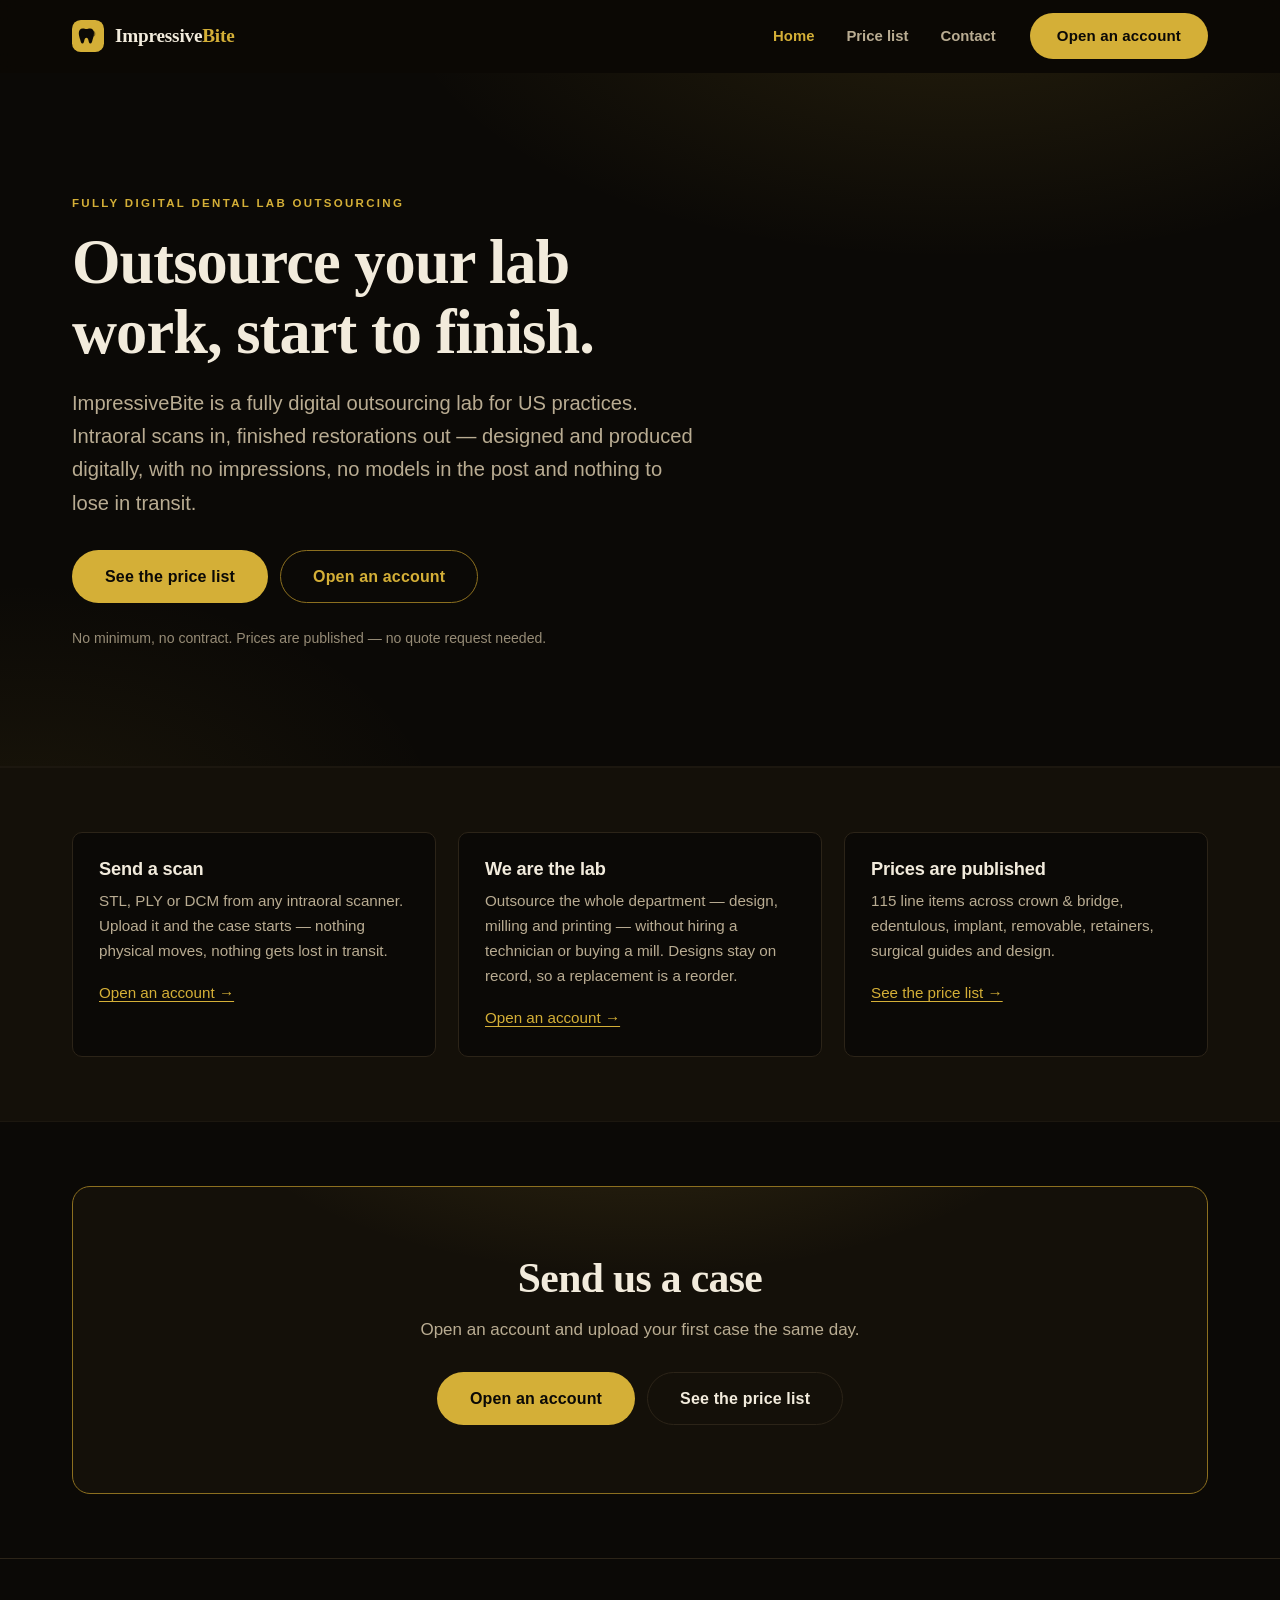
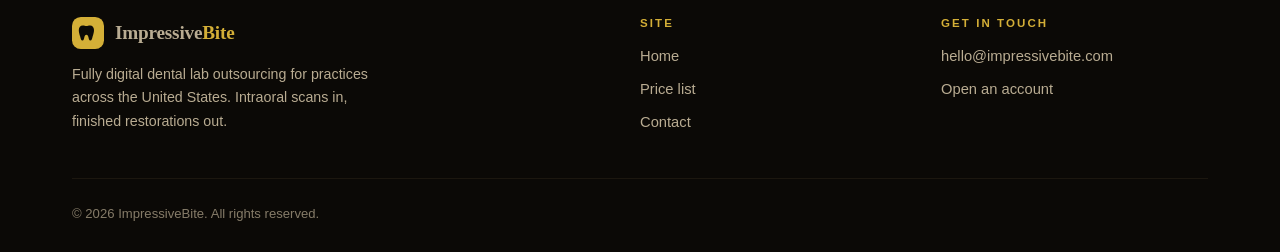
<file: index.html>
<!DOCTYPE html>
<html lang="en">
<head>
<meta charset="utf-8">
<meta name="viewport" content="width=device-width, initial-scale=1">
<title>ImpressiveBite — Fully Digital Dental Lab Outsourcing</title>
<meta name="description" content="Fully digital dental lab outsourcing for US practices. Intraoral scans in, finished restorations out — crown and bridge, implants, removables, retainers and surgical guides, with the full price list published online.">
<link rel="canonical" href="https://impressivebite.com/">
<meta property="og:type" content="website">
<meta property="og:title" content="ImpressiveBite — Fully Digital Dental Lab Outsourcing">
<meta property="og:description" content="Outsource your lab work, start to finish. Intraoral scans in, finished restorations out. Full price list published.">
<meta property="og:url" content="https://impressivebite.com/">
<meta name="theme-color" content="#0b0906">
<link rel="icon" href="assets/img/favicon.svg" type="image/svg+xml">
<script>document.documentElement.classList.add("js");</script>
<link rel="stylesheet" href="assets/css/site.css">
<script defer src="assets/js/site.js"></script>
</head>
<body>
<a class="skip-link" href="#main">Skip to content</a>

<header class="site-header">
  <div class="wrap">
    <a class="brand" href="index.html">
      <svg viewBox="0 0 40 40" aria-hidden="true" focusable="false">
        <rect width="40" height="40" rx="11" fill="#d4af37"/>
        <path d="M13.4 10.5c-2.9 0-4.9 2.3-4.9 5.6 0 3 .8 5.3 1.7 8.2.7 2.3 1 5.2 2.9 5.2 1.7 0 1.9-2.4 2.4-4.4.4-1.6.9-2.9 2.5-2.9s2.1 1.3 2.5 2.9c.5 2 .7 4.4 2.4 4.4 1.9 0 2.2-2.9 2.9-5.2.9-2.9 1.7-5.2 1.7-8.2 0-3.3-2-5.6-4.9-5.6-2 0-3.2.9-4.6.9s-2.6-.9-4.6-.9z" fill="#0b0906"/>
        <path d="M25.5 14.2c1.6 0 2.9 1.3 2.9 2.9s-1.3 2.9-2.9 2.9" stroke="#0b0906" stroke-opacity=".45" stroke-width="1.6" fill="none" stroke-linecap="round"/>
      </svg>
      <span>Impressive<em>Bite</em></span>
    </a>

    <button class="nav-toggle" type="button" aria-expanded="false" aria-controls="primary-nav" aria-label="Toggle navigation">
      <svg class="icon-open" viewBox="0 0 24 24" fill="none" stroke="currentColor" stroke-width="2" stroke-linecap="round" aria-hidden="true"><path d="M4 7h16M4 12h16M4 17h16"/></svg>
      <svg class="icon-close" viewBox="0 0 24 24" fill="none" stroke="currentColor" stroke-width="2" stroke-linecap="round" aria-hidden="true"><path d="M6 6l12 12M18 6L6 18"/></svg>
    </button>

    <nav class="nav" id="primary-nav" aria-label="Primary">
      <a href="index.html" aria-current="page">Home</a>
      <a href="products.html">Price list</a>
      <a href="contact.html">Contact</a>
      <a class="btn btn--primary" href="contact.html">Open an account</a>
    </nav>

    <a class="btn btn--primary header-cta" href="contact.html">Open an account</a>
  </div>
</header>

<main id="main">

  <section class="hero" style="padding:clamp(64px,9vw,120px) 0">
    <div class="wrap">
      <div style="max-width:700px">
        <span class="eyebrow">Fully digital dental lab outsourcing</span>
        <h1>Outsource your lab work, start to finish.</h1>
        <p class="hero__lede">
          ImpressiveBite is a fully digital outsourcing lab for US practices. Intraoral scans
          in, finished restorations out — designed and produced digitally, with no impressions,
          no models in the post and nothing to lose in transit.
        </p>

        <div class="btn-row">
          <a class="btn btn--primary btn--lg" href="products.html">See the price list</a>
          <a class="btn btn--ghost btn--lg" href="contact.html">Open an account</a>
        </div>

        <p class="hero__note">
          No minimum, no contract. Prices are published — no quote request needed.
        </p>
      </div>
    </div>
  </section>

  <section class="section section--sand section--tight">
    <div class="wrap">
      <div class="grid grid--3">
        <article class="card reveal">
          <h3>Send a scan</h3>
          <p>STL, PLY or DCM from any intraoral scanner. Upload it and the case starts — nothing physical moves, nothing gets lost in transit.</p>
          <p style="margin-bottom:0"><a href="contact.html">Open an account →</a></p>
        </article>

        <article class="card reveal">
          <h3>We are the lab</h3>
          <p>Outsource the whole department — design, milling and printing — without hiring a technician or buying a mill. Designs stay on record, so a replacement is a reorder.</p>
          <p style="margin-bottom:0"><a href="contact.html">Open an account →</a></p>
        </article>

        <article class="card reveal">
          <h3>Prices are published</h3>
          <p>115 line items across crown &amp; bridge, edentulous, implant, removable, retainers, surgical guides and design.</p>
          <p style="margin-bottom:0"><a href="products.html">See the price list →</a></p>
        </article>
      </div>
    </div>
  </section>

  <section class="section section--tight">
    <div class="wrap">
      <div class="cta-banner">
        <h2>Send us a case</h2>
        <p>Open an account and upload your first case the same day.</p>
        <div class="btn-row btn-row--center">
          <a class="btn btn--light btn--lg" href="contact.html">Open an account</a>
          <a class="btn btn--outline-light btn--lg" href="products.html">See the price list</a>
        </div>
      </div>
    </div>
  </section>

</main>

<footer class="site-footer">
  <div class="wrap">
    <div class="footer-grid footer-grid--lean">
      <div>
        <a class="brand" href="index.html">
          <svg viewBox="0 0 40 40" aria-hidden="true" focusable="false">
            <rect width="40" height="40" rx="11" fill="#d4af37"/>
            <path d="M13.4 10.5c-2.9 0-4.9 2.3-4.9 5.6 0 3 .8 5.3 1.7 8.2.7 2.3 1 5.2 2.9 5.2 1.7 0 1.9-2.4 2.4-4.4.4-1.6.9-2.9 2.5-2.9s2.1 1.3 2.5 2.9c.5 2 .7 4.4 2.4 4.4 1.9 0 2.2-2.9 2.9-5.2.9-2.9 1.7-5.2 1.7-8.2 0-3.3-2-5.6-4.9-5.6-2 0-3.2.9-4.6.9s-2.6-.9-4.6-.9z" fill="#0b0906"/>
          </svg>
          <span>Impressive<em>Bite</em></span>
        </a>
        <p>Fully digital dental lab outsourcing for practices across the United States. Intraoral scans in, finished restorations out.</p>
      </div>

      <div>
        <h4>Site</h4>
        <ul>
          <li><a href="index.html">Home</a></li>
          <li><a href="products.html">Price list</a></li>
          <li><a href="contact.html">Contact</a></li>
        </ul>
      </div>

      <div>
        <h4>Get in touch</h4>
        <ul>
          <li><a href="mailto:hello@impressivebite.com">hello@impressivebite.com</a></li>
          <li><a href="contact.html">Open an account</a></li>
        </ul>
      </div>
    </div>

    <div class="footer-bottom">
      <span>&copy; <span data-year>2026</span> ImpressiveBite. All rights reserved.</span>
    </div>
  </div>
</footer>

</body>
</html>
</file>
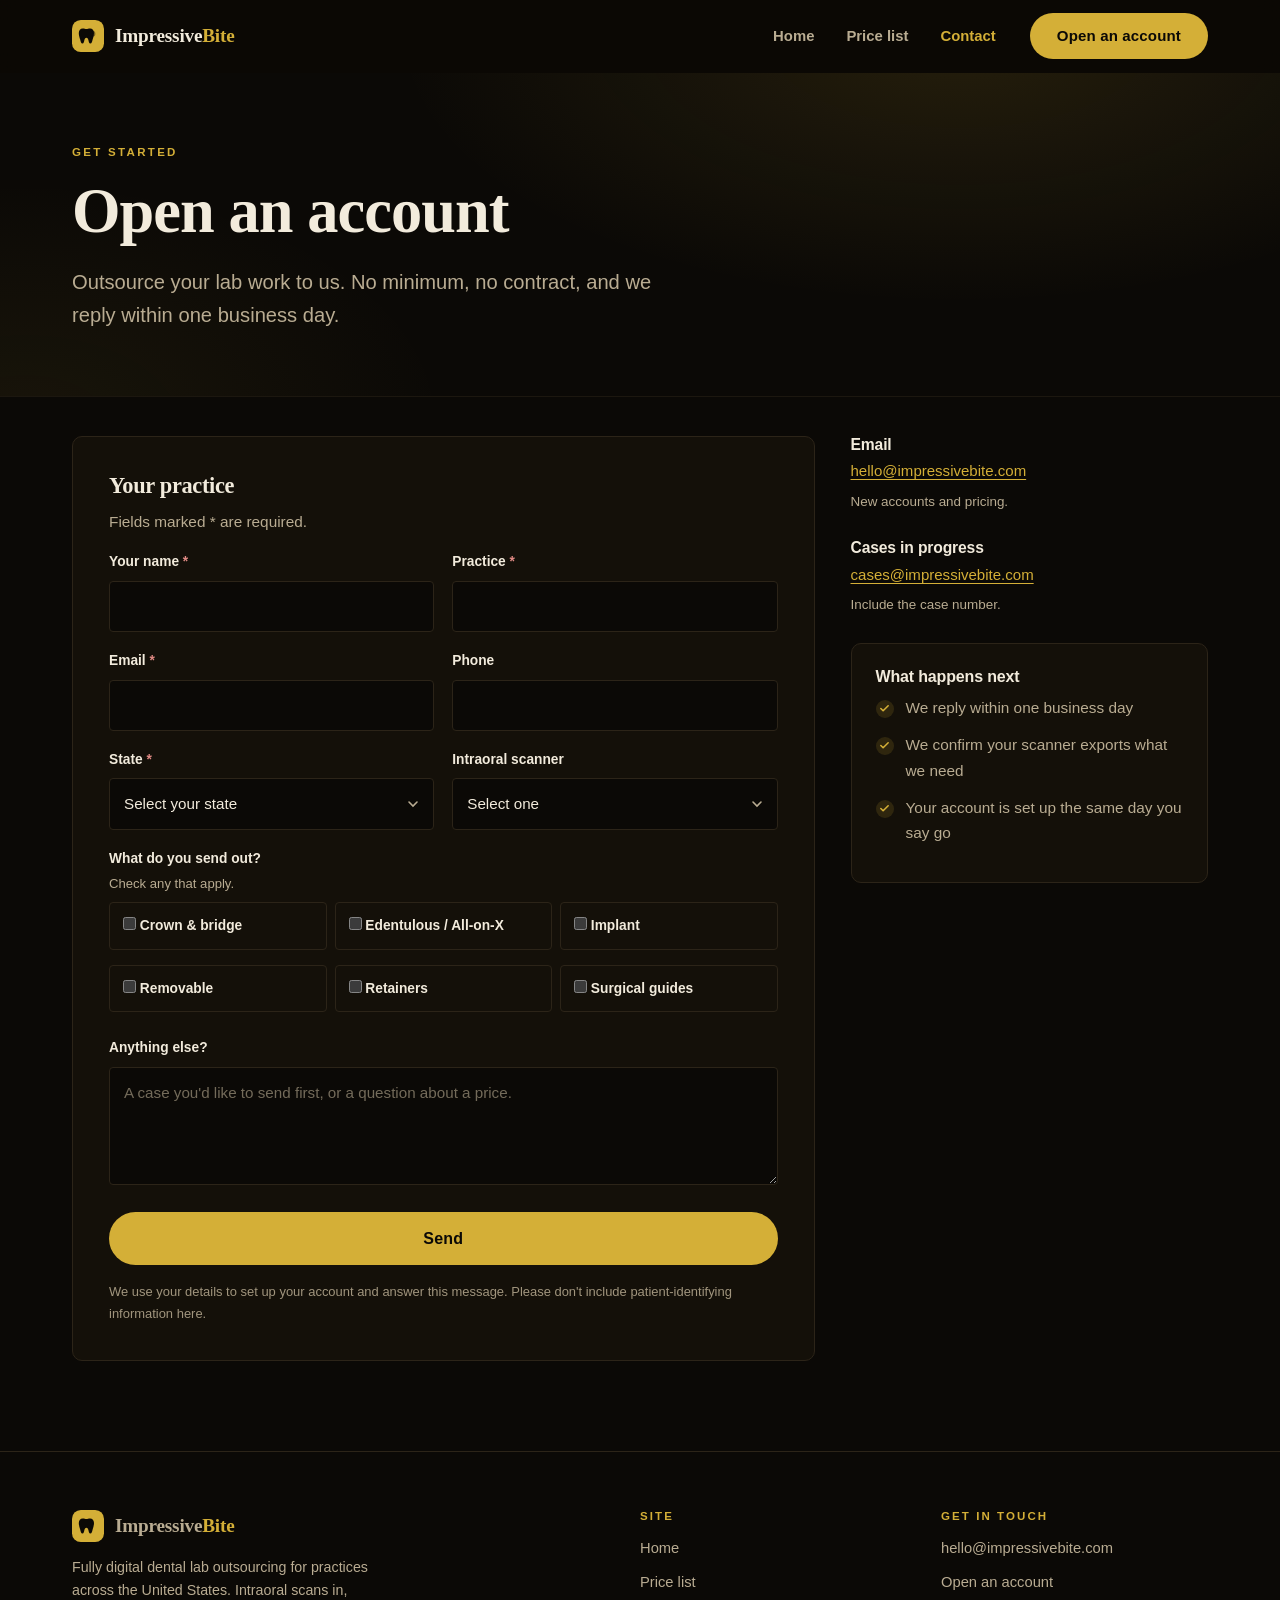
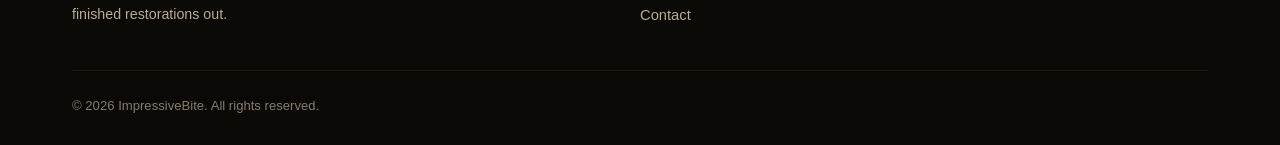
<file: contact.html>
<!DOCTYPE html>
<html lang="en">
<head>
<meta charset="utf-8">
<meta name="viewport" content="width=device-width, initial-scale=1">
<title>Open an Account | ImpressiveBite Digital Lab Outsourcing</title>
<meta name="description" content="Outsource your lab work to ImpressiveBite. Open an account and upload your first intraoral scan — no minimum, no contract.">
<link rel="canonical" href="https://impressivebite.com/contact.html">
<meta property="og:type" content="website">
<meta property="og:title" content="Open an Account | ImpressiveBite Dental Lab">
<meta property="og:description" content="Open an account and send your first case. No minimum, no contract.">
<meta name="theme-color" content="#0b0906">
<link rel="icon" href="assets/img/favicon.svg" type="image/svg+xml">
<script>document.documentElement.classList.add("js");</script>
<link rel="stylesheet" href="assets/css/site.css">
<script defer src="assets/js/site.js"></script>
</head>
<body>
<a class="skip-link" href="#main">Skip to content</a>

<header class="site-header">
  <div class="wrap">
    <a class="brand" href="index.html">
      <svg viewBox="0 0 40 40" aria-hidden="true" focusable="false">
        <rect width="40" height="40" rx="11" fill="#d4af37"/>
        <path d="M13.4 10.5c-2.9 0-4.9 2.3-4.9 5.6 0 3 .8 5.3 1.7 8.2.7 2.3 1 5.2 2.9 5.2 1.7 0 1.9-2.4 2.4-4.4.4-1.6.9-2.9 2.5-2.9s2.1 1.3 2.5 2.9c.5 2 .7 4.4 2.4 4.4 1.9 0 2.2-2.9 2.9-5.2.9-2.9 1.7-5.2 1.7-8.2 0-3.3-2-5.6-4.9-5.6-2 0-3.2.9-4.6.9s-2.6-.9-4.6-.9z" fill="#0b0906"/>
        <path d="M25.5 14.2c1.6 0 2.9 1.3 2.9 2.9s-1.3 2.9-2.9 2.9" stroke="#0b0906" stroke-opacity=".45" stroke-width="1.6" fill="none" stroke-linecap="round"/>
      </svg>
      <span>Impressive<em>Bite</em></span>
    </a>

    <button class="nav-toggle" type="button" aria-expanded="false" aria-controls="primary-nav" aria-label="Toggle navigation">
      <svg class="icon-open" viewBox="0 0 24 24" fill="none" stroke="currentColor" stroke-width="2" stroke-linecap="round" aria-hidden="true"><path d="M4 7h16M4 12h16M4 17h16"/></svg>
      <svg class="icon-close" viewBox="0 0 24 24" fill="none" stroke="currentColor" stroke-width="2" stroke-linecap="round" aria-hidden="true"><path d="M6 6l12 12M18 6L6 18"/></svg>
    </button>

    <nav class="nav" id="primary-nav" aria-label="Primary">
      <a href="index.html">Home</a>
      <a href="products.html">Price list</a>
      <a href="contact.html" aria-current="page">Contact</a>
      <a class="btn btn--primary" href="#request-form">Open an account</a>
    </nav>

    <a class="btn btn--primary header-cta" href="#request-form">Open an account</a>
  </div>
</header>

<main id="main">

  <section class="hero" style="padding:clamp(40px,5vw,64px) 0" id="start">
    <div class="wrap">
      <div style="max-width:680px">
        <span class="eyebrow">Get started</span>
        <h1>Open an account</h1>
        <p class="hero__lede">
          Outsource your lab work to us. No minimum, no contract, and we reply within one
          business day.
        </p>
      </div>
    </div>
  </section>

  <section class="section" style="padding-top:clamp(28px,3vw,40px)">
    <div class="wrap contact-grid">

      <div class="form-card">
        <h2 style="font-size:1.4rem">Your practice</h2>
        <p style="color:var(--slate-500);font-size:.96rem">
          Fields marked <span class="req">*</span> are required.
        </p>

        <!-- Netlify Forms: the deploy bot parses these attributes out of the
             static HTML to register the form. `netlify-honeypot` makes Netlify
             discard submissions that fill company_website server-side; site.js
             drops them client-side too. -->
        <form id="request-form" name="lab-inquiry" method="POST"
              data-netlify="true" netlify-honeypot="company_website" novalidate>
          <input type="hidden" name="form-name" value="lab-inquiry">

          <!-- Honeypot: hidden from people, irresistible to bots -->
          <div class="hp-field" aria-hidden="true">
            <label for="company_website">Company website</label>
            <input type="text" id="company_website" name="company_website" tabindex="-1" autocomplete="off">
          </div>

          <div class="field-row">
            <div class="field">
              <label for="name">Your name <span class="req">*</span></label>
              <input type="text" id="name" name="name" autocomplete="name" required>
              <span class="error-msg" id="name-error"></span>
            </div>
            <div class="field">
              <label for="practice">Practice <span class="req">*</span></label>
              <input type="text" id="practice" name="practice" autocomplete="organization" required>
              <span class="error-msg" id="practice-error"></span>
            </div>
          </div>

          <div class="field-row">
            <div class="field">
              <label for="email">Email <span class="req">*</span></label>
              <input type="email" id="email" name="email" autocomplete="email" required>
              <span class="error-msg" id="email-error"></span>
            </div>
            <div class="field">
              <label for="phone">Phone</label>
              <input type="tel" id="phone" name="phone" autocomplete="tel">
            </div>
          </div>

          <div class="field-row">
            <div class="field">
              <label for="state">State <span class="req">*</span></label>
              <select id="state" name="state" required>
                <option value="">Select your state</option>
                <option>Alabama</option><option>Alaska</option><option>Arizona</option>
                <option>Arkansas</option><option>California</option><option>Colorado</option>
                <option>Connecticut</option><option>Delaware</option>
                <option>District of Columbia</option><option>Florida</option>
                <option>Georgia</option><option>Hawaii</option><option>Idaho</option>
                <option>Illinois</option><option>Indiana</option><option>Iowa</option>
                <option>Kansas</option><option>Kentucky</option><option>Louisiana</option>
                <option>Maine</option><option>Maryland</option><option>Massachusetts</option>
                <option>Michigan</option><option>Minnesota</option><option>Mississippi</option>
                <option>Missouri</option><option>Montana</option><option>Nebraska</option>
                <option>Nevada</option><option>New Hampshire</option><option>New Jersey</option>
                <option>New Mexico</option><option>New York</option><option>North Carolina</option>
                <option>North Dakota</option><option>Ohio</option><option>Oklahoma</option>
                <option>Oregon</option><option>Pennsylvania</option><option>Rhode Island</option>
                <option>South Carolina</option><option>South Dakota</option><option>Tennessee</option>
                <option>Texas</option><option>Utah</option><option>Vermont</option>
                <option>Virginia</option><option>Washington</option><option>West Virginia</option>
                <option>Wisconsin</option><option>Wyoming</option>
              </select>
              <span class="error-msg" id="state-error"></span>
            </div>
            <div class="field">
              <label for="scanner">Intraoral scanner</label>
              <select id="scanner" name="scanner">
                <option value="">Select one</option>
                <option>3Shape TRIOS</option>
                <option>iTero</option>
                <option>Medit</option>
                <option>Dentsply Sirona Primescan / Omnicam</option>
                <option>Carestream</option>
                <option>Planmeca</option>
                <option>Shining 3D / Aoralscan</option>
                <option>Other scanner</option>
                <option>Shopping for one now</option>
              </select>
            </div>
          </div>

          <div class="field">
            <label>What do you send out? <span class="hint">Check any that apply.</span></label>
            <div class="choices">
              <label class="choice"><input type="checkbox" name="services" value="crown-bridge"> Crown &amp; bridge</label>
              <label class="choice"><input type="checkbox" name="services" value="edentulous"> Edentulous / All-on-X</label>
              <label class="choice"><input type="checkbox" name="services" value="implant"> Implant</label>
              <label class="choice"><input type="checkbox" name="services" value="removable"> Removable</label>
              <label class="choice"><input type="checkbox" name="services" value="retainer"> Retainers</label>
              <label class="choice"><input type="checkbox" name="services" value="surgical-guide"> Surgical guides</label>
            </div>
          </div>

          <div class="field">
            <label for="message">Anything else?</label>
            <textarea id="message" name="message" placeholder="A case you'd like to send first, or a question about a price."></textarea>
          </div>

          <button class="btn btn--primary btn--lg btn--wide" type="submit">Send</button>

          <div class="form-status" id="form-status" role="status" aria-live="polite"></div>

          <p class="form-legal">
            We use your details to set up your account and answer this message. Please don't
            include patient-identifying information here.
          </p>
        </form>
      </div>

      <aside>
        <div class="info-block">
          <h3>Email</h3>
          <p><a href="mailto:hello@impressivebite.com">hello@impressivebite.com</a></p>
          <p><small>New accounts and pricing.</small></p>
        </div>

        <div class="info-block">
          <h3>Cases in progress</h3>
          <p><a href="mailto:cases@impressivebite.com">cases@impressivebite.com</a></p>
          <p><small>Include the case number.</small></p>
        </div>

        <div class="card" style="padding:24px">
          <h3 style="font-size:1rem">What happens next</h3>
          <ul class="checks" style="margin-bottom:0;font-size:.92rem">
            <li>We reply within one business day</li>
            <li>We confirm your scanner exports what we need</li>
            <li>Your account is set up the same day you say go</li>
          </ul>
        </div>
      </aside>

    </div>
  </section>

</main>

<footer class="site-footer">
  <div class="wrap">
    <div class="footer-grid footer-grid--lean">
      <div>
        <a class="brand" href="index.html">
          <svg viewBox="0 0 40 40" aria-hidden="true" focusable="false">
            <rect width="40" height="40" rx="11" fill="#d4af37"/>
            <path d="M13.4 10.5c-2.9 0-4.9 2.3-4.9 5.6 0 3 .8 5.3 1.7 8.2.7 2.3 1 5.2 2.9 5.2 1.7 0 1.9-2.4 2.4-4.4.4-1.6.9-2.9 2.5-2.9s2.1 1.3 2.5 2.9c.5 2 .7 4.4 2.4 4.4 1.9 0 2.2-2.9 2.9-5.2.9-2.9 1.7-5.2 1.7-8.2 0-3.3-2-5.6-4.9-5.6-2 0-3.2.9-4.6.9s-2.6-.9-4.6-.9z" fill="#0b0906"/>
          </svg>
          <span>Impressive<em>Bite</em></span>
        </a>
        <p>Fully digital dental lab outsourcing for practices across the United States. Intraoral scans in, finished restorations out.</p>
      </div>

      <div>
        <h4>Site</h4>
        <ul>
          <li><a href="index.html">Home</a></li>
          <li><a href="products.html">Price list</a></li>
          <li><a href="contact.html">Contact</a></li>
        </ul>
      </div>

      <div>
        <h4>Get in touch</h4>
        <ul>
          <li><a href="mailto:hello@impressivebite.com">hello@impressivebite.com</a></li>
          <li><a href="contact.html">Open an account</a></li>
        </ul>
      </div>
    </div>

    <div class="footer-bottom">
      <span>&copy; <span data-year>2026</span> ImpressiveBite. All rights reserved.</span>
    </div>
  </div>
</footer>

</body>
</html>
</file>
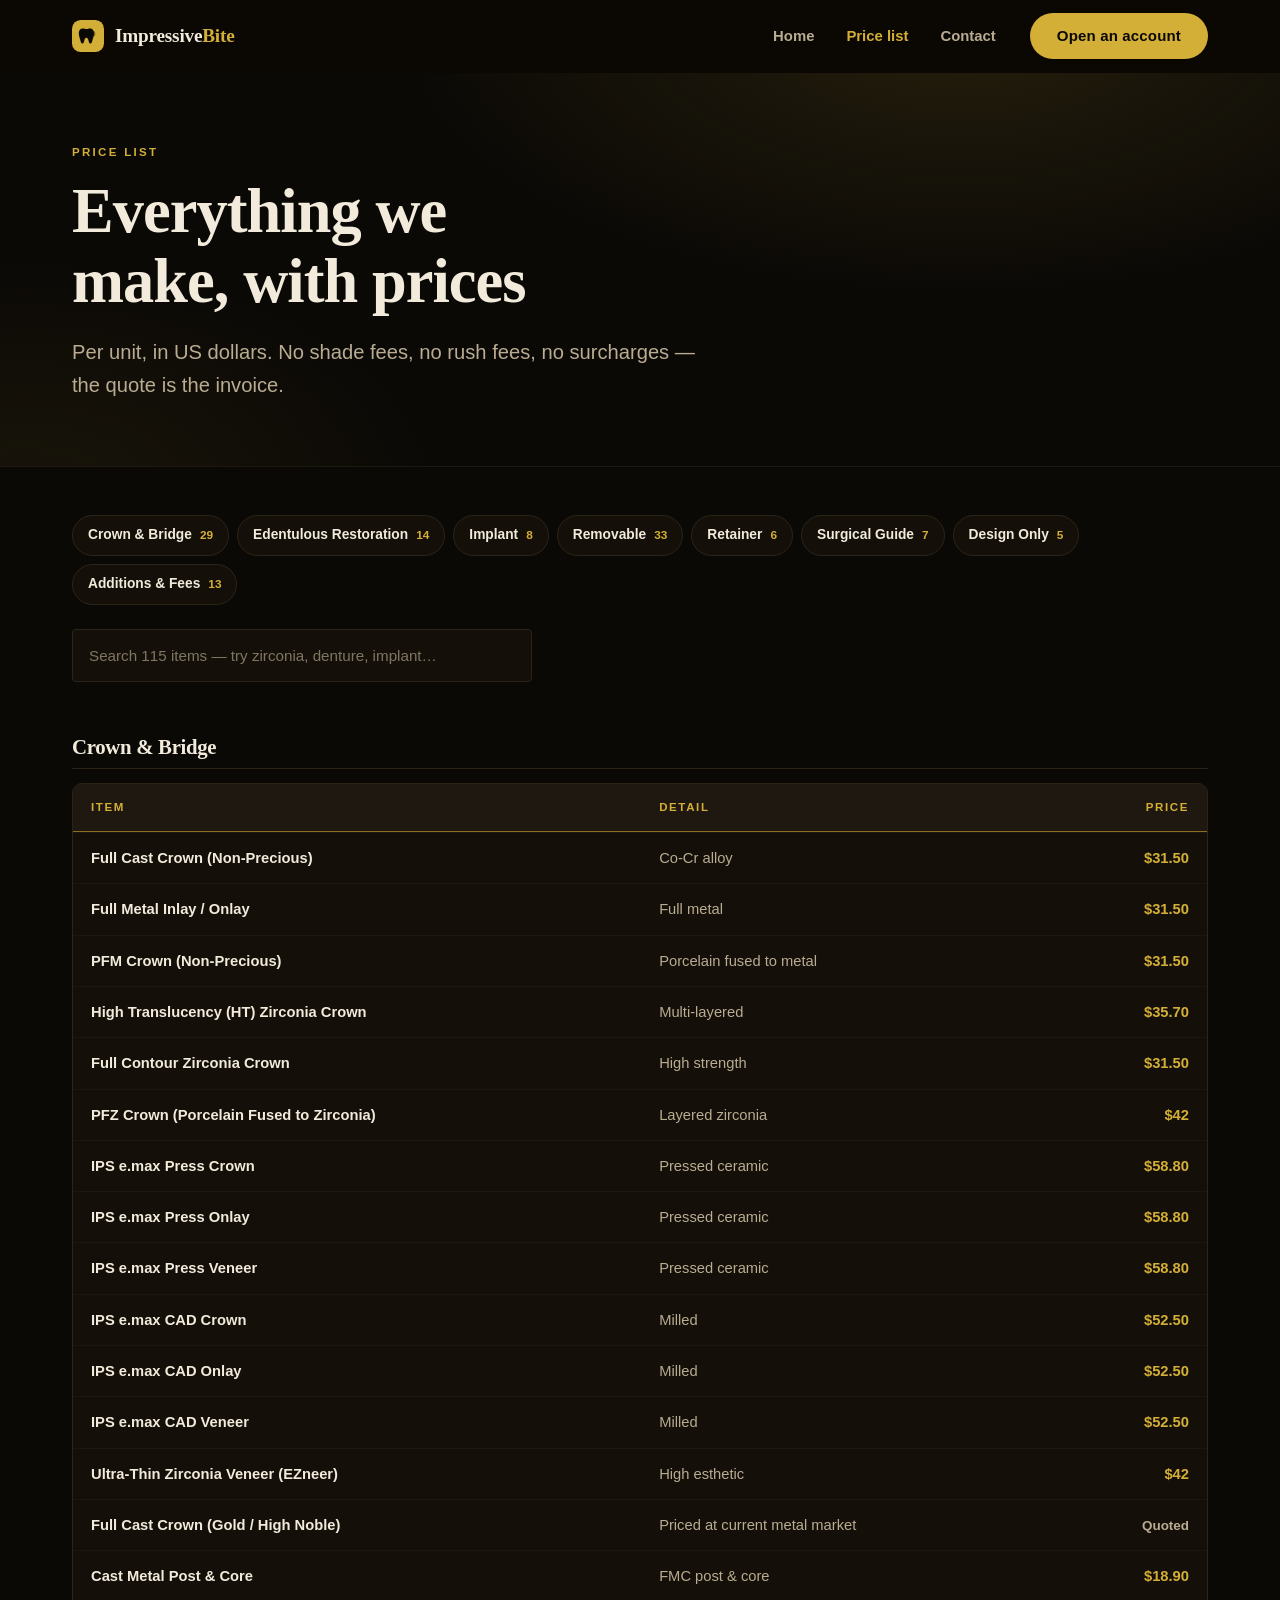
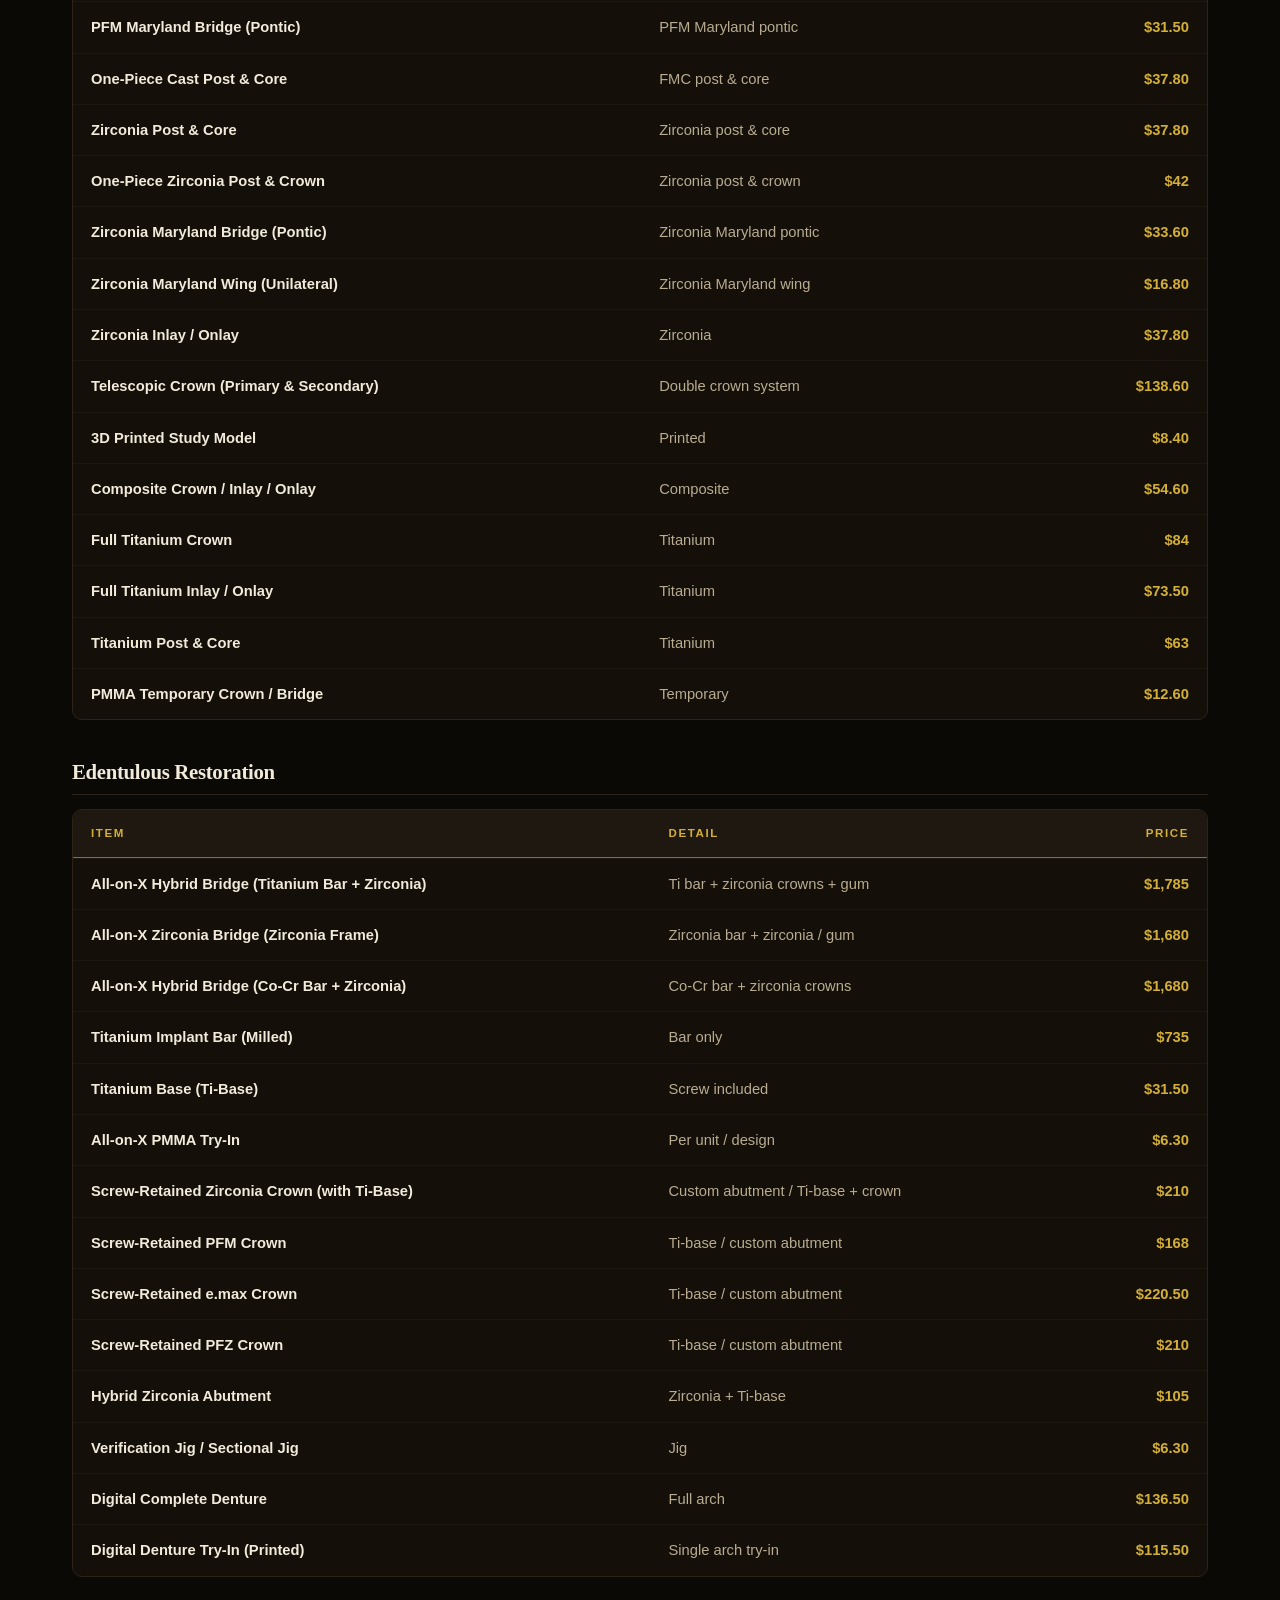
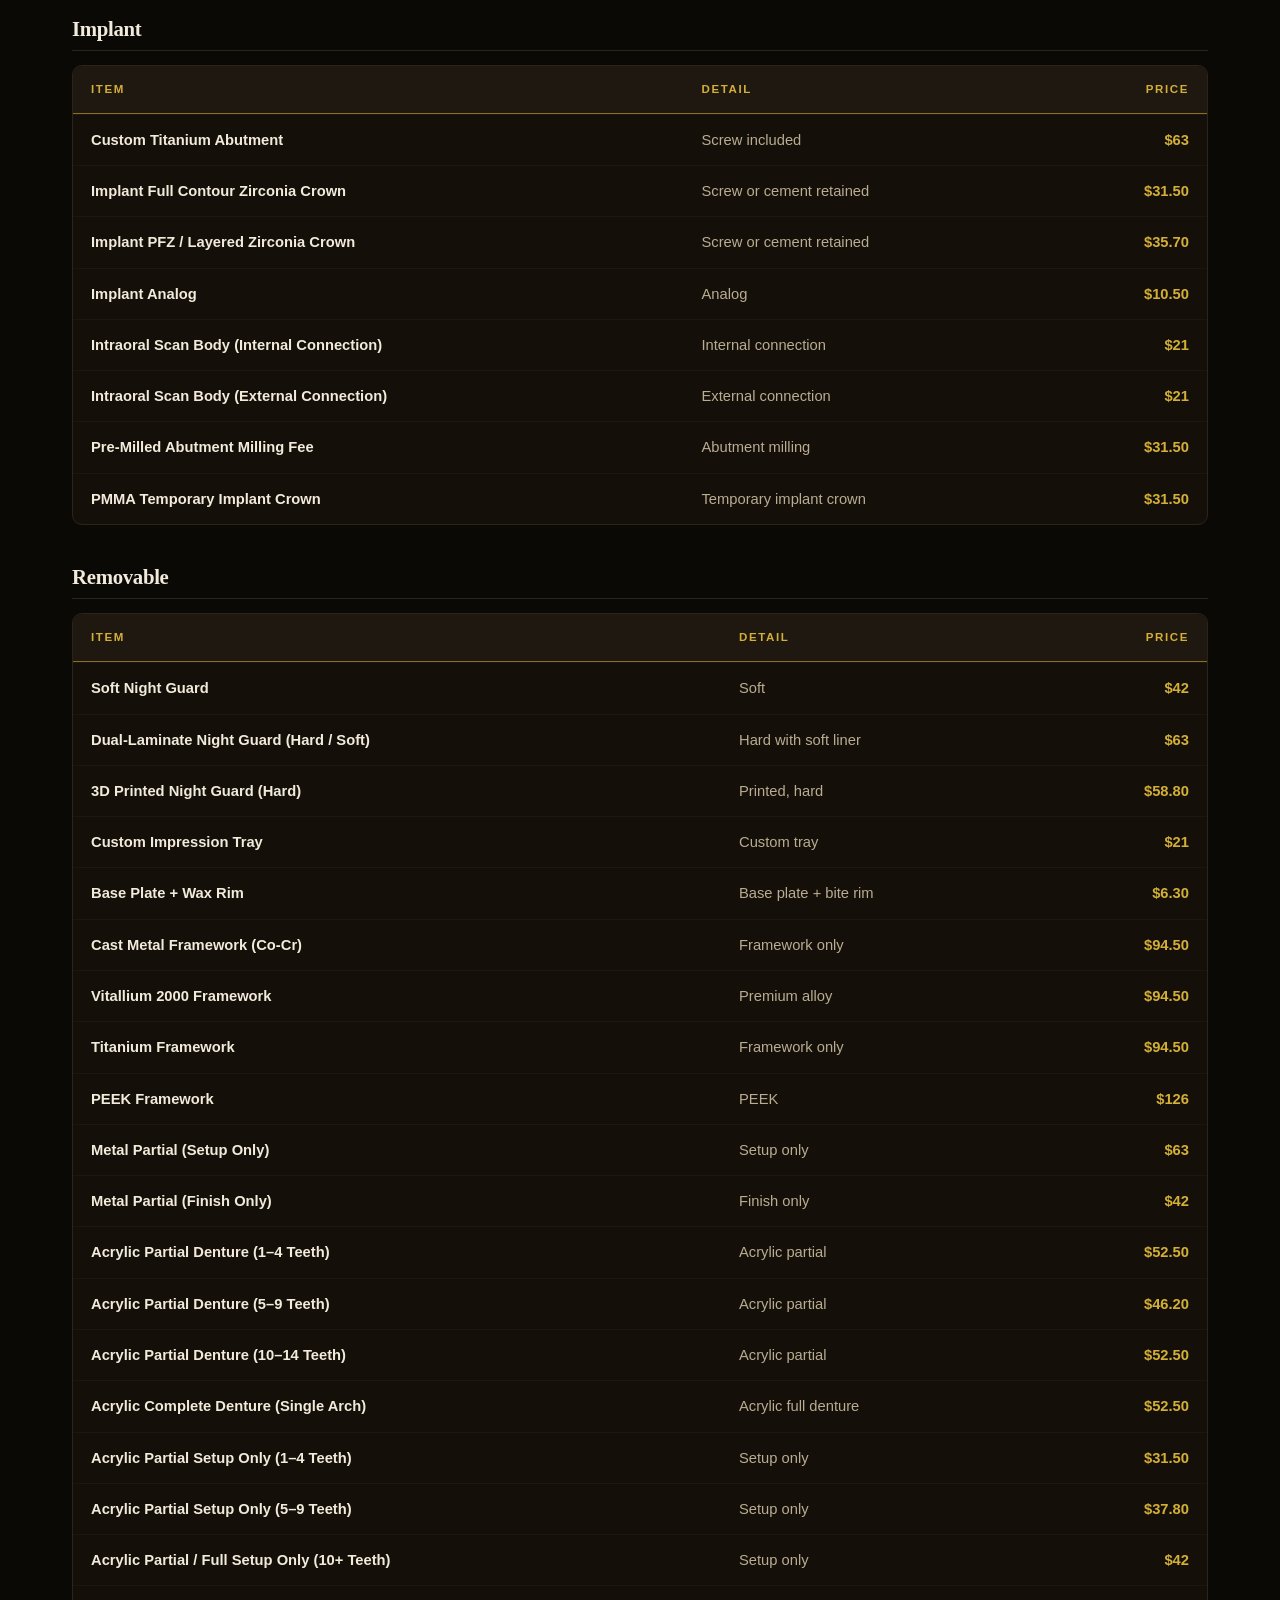
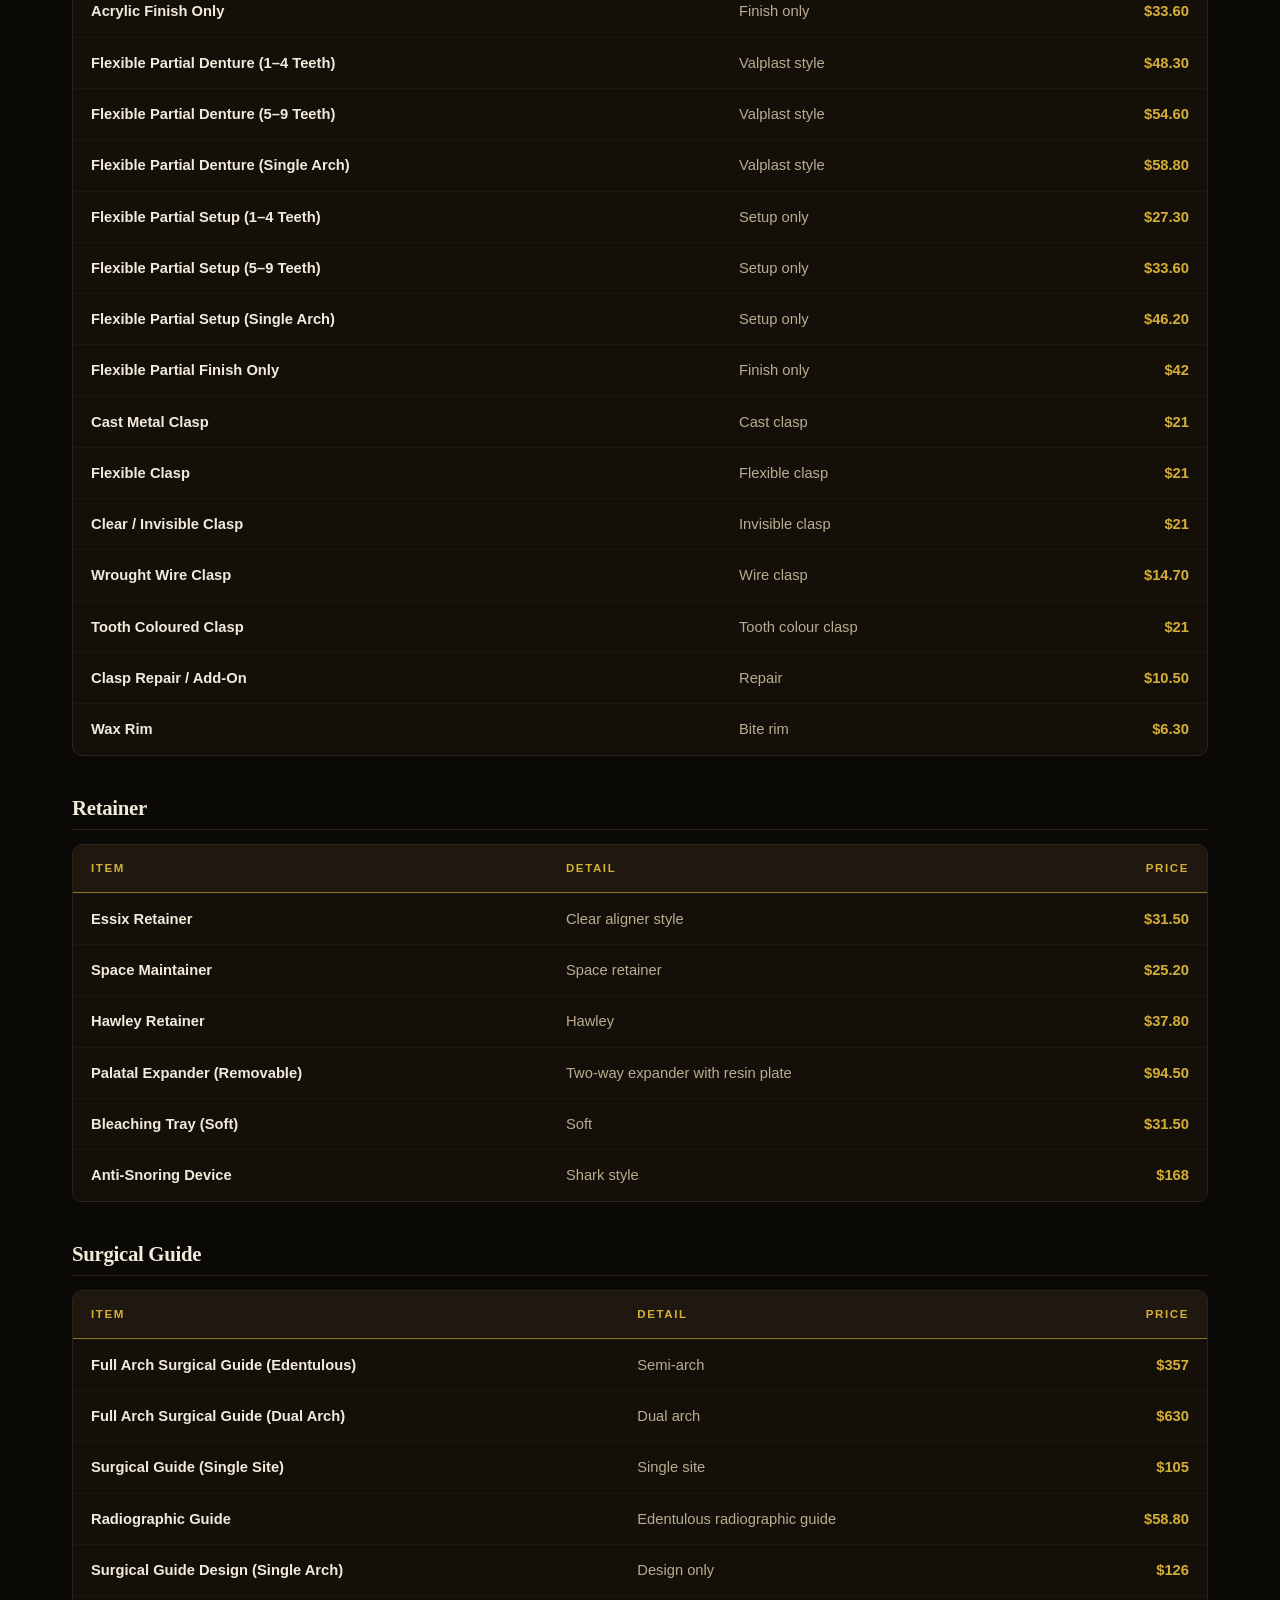
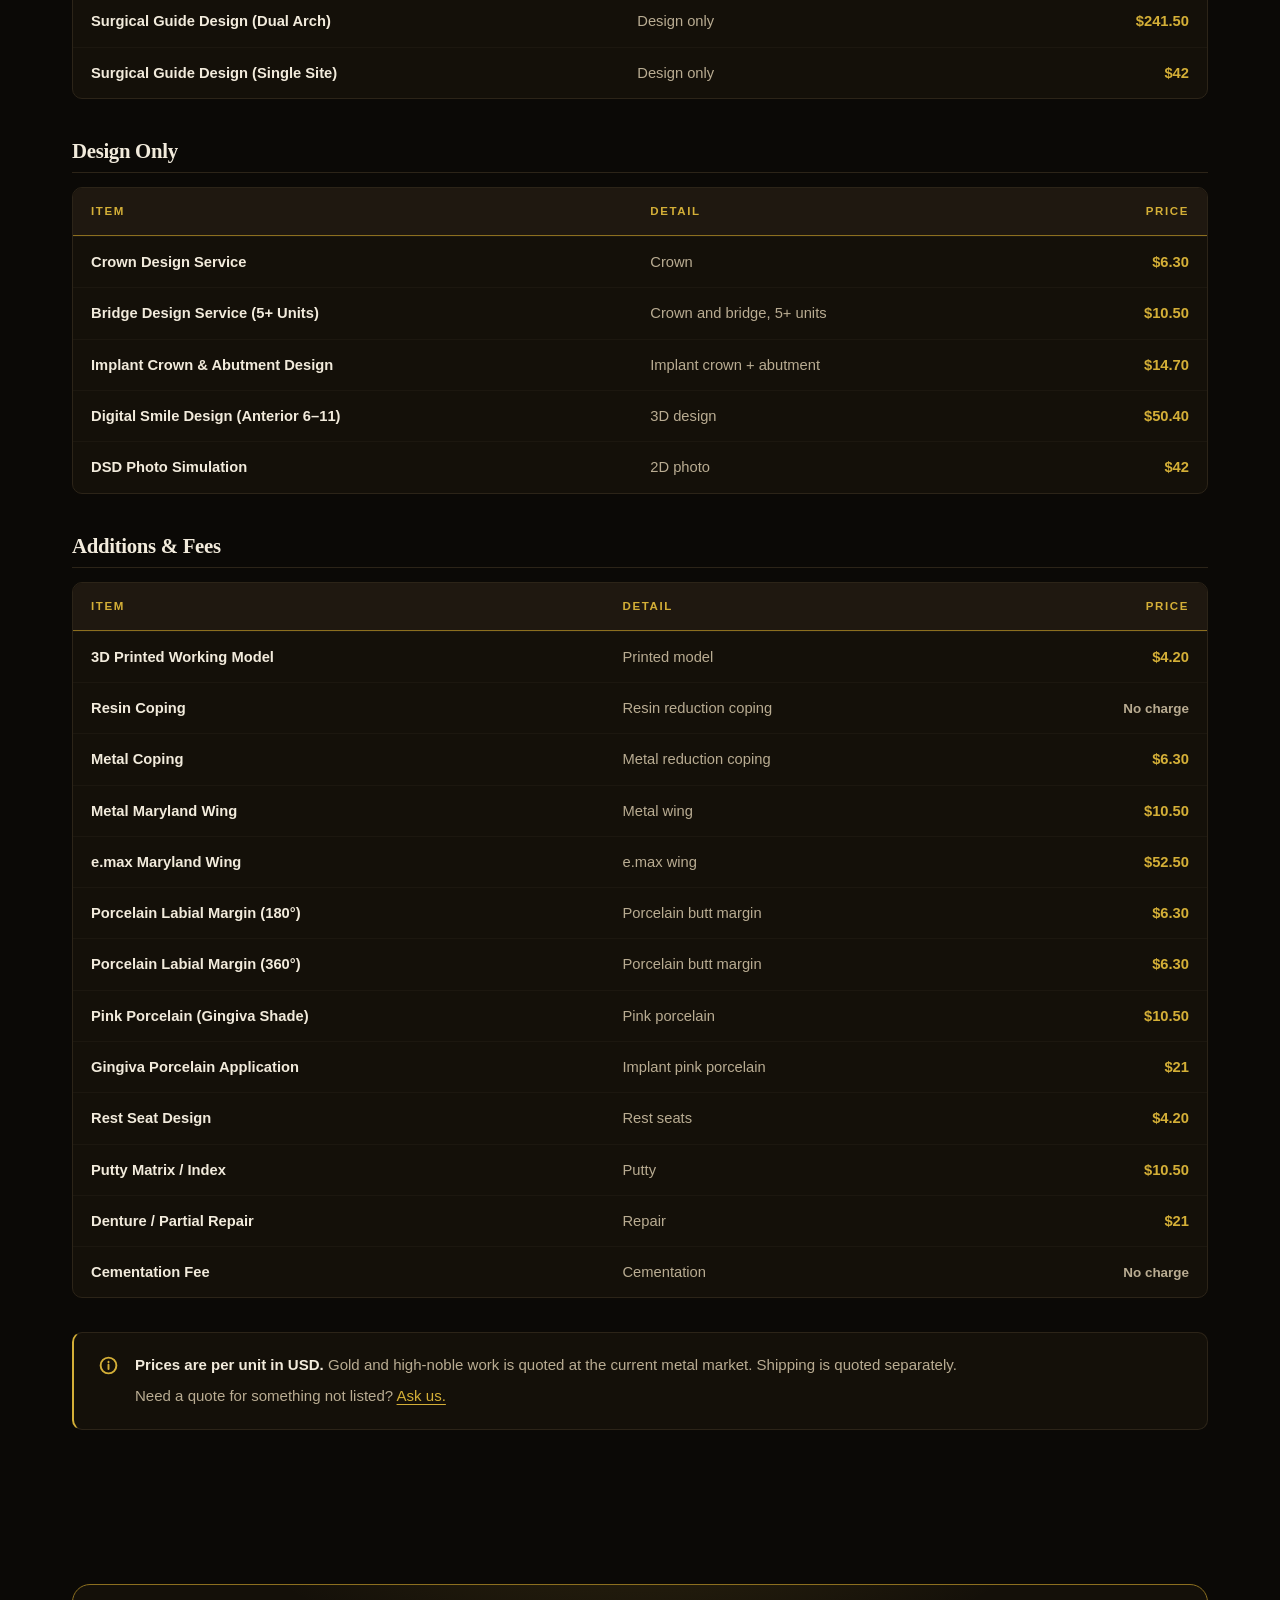
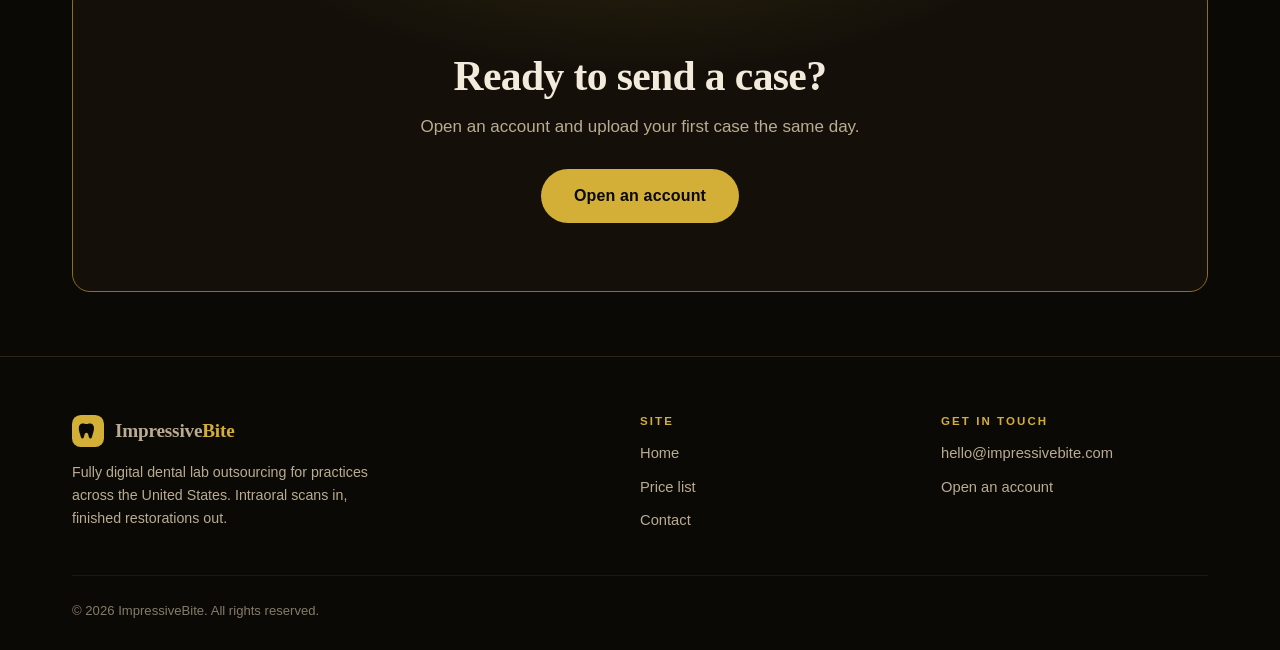
<file: products.html>
<!DOCTYPE html>
<html lang="en">
<head>
<meta charset="utf-8">
<meta name="viewport" content="width=device-width, initial-scale=1">
<title>Price List | ImpressiveBite Digital Lab Outsourcing</title>
<meta name="description" content="Full ImpressiveBite price list — crown and bridge, implants, edentulous restoration, removables, retainers, surgical guides and design services. Prices per unit in USD.">
<link rel="canonical" href="https://impressivebite.com/products.html">
<meta property="og:type" content="website">
<meta property="og:title" content="Price List | ImpressiveBite Dental Lab">
<meta property="og:description" content="Every item we make, with prices. Per unit, in USD.">
<meta name="theme-color" content="#0b0906">
<link rel="icon" href="assets/img/favicon.svg" type="image/svg+xml">
<script>document.documentElement.classList.add("js");</script>
<link rel="stylesheet" href="assets/css/site.css">
<script defer src="assets/js/site.js"></script>
</head>
<body>
<a class="skip-link" href="#main">Skip to content</a>

<header class="site-header">
  <div class="wrap">
    <a class="brand" href="index.html">
      <svg viewBox="0 0 40 40" aria-hidden="true" focusable="false">
        <rect width="40" height="40" rx="11" fill="#d4af37"/>
        <path d="M13.4 10.5c-2.9 0-4.9 2.3-4.9 5.6 0 3 .8 5.3 1.7 8.2.7 2.3 1 5.2 2.9 5.2 1.7 0 1.9-2.4 2.4-4.4.4-1.6.9-2.9 2.5-2.9s2.1 1.3 2.5 2.9c.5 2 .7 4.4 2.4 4.4 1.9 0 2.2-2.9 2.9-5.2.9-2.9 1.7-5.2 1.7-8.2 0-3.3-2-5.6-4.9-5.6-2 0-3.2.9-4.6.9s-2.6-.9-4.6-.9z" fill="#0b0906"/>
        <path d="M25.5 14.2c1.6 0 2.9 1.3 2.9 2.9s-1.3 2.9-2.9 2.9" stroke="#0b0906" stroke-opacity=".45" stroke-width="1.6" fill="none" stroke-linecap="round"/>
      </svg>
      <span>Impressive<em>Bite</em></span>
    </a>

    <button class="nav-toggle" type="button" aria-expanded="false" aria-controls="primary-nav" aria-label="Toggle navigation">
      <svg class="icon-open" viewBox="0 0 24 24" fill="none" stroke="currentColor" stroke-width="2" stroke-linecap="round" aria-hidden="true"><path d="M4 7h16M4 12h16M4 17h16"/></svg>
      <svg class="icon-close" viewBox="0 0 24 24" fill="none" stroke="currentColor" stroke-width="2" stroke-linecap="round" aria-hidden="true"><path d="M6 6l12 12M18 6L6 18"/></svg>
    </button>

    <nav class="nav" id="primary-nav" aria-label="Primary">
      <a href="index.html">Home</a>
      <a href="products.html" aria-current="page">Price list</a>
      <a href="contact.html">Contact</a>
      <a class="btn btn--primary" href="contact.html">Open an account</a>
    </nav>

    <a class="btn btn--primary header-cta" href="contact.html">Open an account</a>
  </div>
</header>

<main id="main">

  <section class="hero" style="padding:clamp(40px,5vw,64px) 0">
    <div class="wrap">
      <div style="max-width:720px">
        <span class="eyebrow">Price list</span>
        <h1>Everything we make, with prices</h1>
        <p class="hero__lede">
          Per unit, in US dollars. No shade fees, no rush fees, no surcharges — the quote
          is the invoice.
        </p>
      </div>
    </div>
  </section>

  <section class="section" style="padding-top:clamp(32px,4vw,48px)">
    <div class="wrap">
      <!-- PRICE-LIST:START -->
<nav class="cat-nav" aria-label="Price list categories">
  <a href="#crown-bridge">Crown &amp; Bridge <span>29</span></a>
  <a href="#edentulous">Edentulous Restoration <span>14</span></a>
  <a href="#implant">Implant <span>8</span></a>
  <a href="#removable">Removable <span>33</span></a>
  <a href="#retainer">Retainer <span>6</span></a>
  <a href="#surgical-guide">Surgical Guide <span>7</span></a>
  <a href="#design">Design Only <span>5</span></a>
  <a href="#additions">Additions &amp; Fees <span>13</span></a>
</nav>
<div class="price-filter" data-needs-js hidden>
  <label class="sr-only" for="price-search">Search the price list</label>
  <input type="search" id="price-search" placeholder="Search 115 items — try zirconia, denture, implant…" autocomplete="off">
  <p class="price-filter__count" id="price-count" role="status"></p>
</div>
<section class="price-group" id="crown-bridge" data-group>
  <h2>Crown &amp; Bridge</h2>
  <div class="table-scroll">
    <table>
      <caption class="sr-only">Crown &amp; Bridge price list</caption>
      <thead><tr>
        <th scope="col">Item</th>
        <th scope="col">Detail</th>
        <th scope="col" class="price-col">Price</th>
      </tr></thead>
      <tbody>
        <tr data-row data-search="full cast crown (non-precious) co-cr alloy crown &amp; bridge">
          <th scope="row">Full Cast Crown (Non-Precious)</th>
          <td>Co-Cr alloy</td>
          <td class="price-col">$31.50</td>
        </tr>
        <tr data-row data-search="full metal inlay / onlay full metal crown &amp; bridge">
          <th scope="row">Full Metal Inlay / Onlay</th>
          <td>Full metal</td>
          <td class="price-col">$31.50</td>
        </tr>
        <tr data-row data-search="pfm crown (non-precious) porcelain fused to metal crown &amp; bridge">
          <th scope="row">PFM Crown (Non-Precious)</th>
          <td>Porcelain fused to metal</td>
          <td class="price-col">$31.50</td>
        </tr>
        <tr data-row data-search="high translucency (ht) zirconia crown multi-layered crown &amp; bridge">
          <th scope="row">High Translucency (HT) Zirconia Crown</th>
          <td>Multi-layered</td>
          <td class="price-col">$35.70</td>
        </tr>
        <tr data-row data-search="full contour zirconia crown high strength crown &amp; bridge">
          <th scope="row">Full Contour Zirconia Crown</th>
          <td>High strength</td>
          <td class="price-col">$31.50</td>
        </tr>
        <tr data-row data-search="pfz crown (porcelain fused to zirconia) layered zirconia crown &amp; bridge">
          <th scope="row">PFZ Crown (Porcelain Fused to Zirconia)</th>
          <td>Layered zirconia</td>
          <td class="price-col">$42</td>
        </tr>
        <tr data-row data-search="ips e.max press crown pressed ceramic crown &amp; bridge">
          <th scope="row">IPS e.max Press Crown</th>
          <td>Pressed ceramic</td>
          <td class="price-col">$58.80</td>
        </tr>
        <tr data-row data-search="ips e.max press onlay pressed ceramic crown &amp; bridge">
          <th scope="row">IPS e.max Press Onlay</th>
          <td>Pressed ceramic</td>
          <td class="price-col">$58.80</td>
        </tr>
        <tr data-row data-search="ips e.max press veneer pressed ceramic crown &amp; bridge">
          <th scope="row">IPS e.max Press Veneer</th>
          <td>Pressed ceramic</td>
          <td class="price-col">$58.80</td>
        </tr>
        <tr data-row data-search="ips e.max cad crown milled crown &amp; bridge">
          <th scope="row">IPS e.max CAD Crown</th>
          <td>Milled</td>
          <td class="price-col">$52.50</td>
        </tr>
        <tr data-row data-search="ips e.max cad onlay milled crown &amp; bridge">
          <th scope="row">IPS e.max CAD Onlay</th>
          <td>Milled</td>
          <td class="price-col">$52.50</td>
        </tr>
        <tr data-row data-search="ips e.max cad veneer milled crown &amp; bridge">
          <th scope="row">IPS e.max CAD Veneer</th>
          <td>Milled</td>
          <td class="price-col">$52.50</td>
        </tr>
        <tr data-row data-search="ultra-thin zirconia veneer (ezneer) high esthetic crown &amp; bridge">
          <th scope="row">Ultra-Thin Zirconia Veneer (EZneer)</th>
          <td>High esthetic</td>
          <td class="price-col">$42</td>
        </tr>
        <tr data-row data-search="full cast crown (gold / high noble) priced at current metal market crown &amp; bridge">
          <th scope="row">Full Cast Crown (Gold / High Noble)</th>
          <td>Priced at current metal market</td>
          <td class="price-col"><span class="price-quote">Quoted</span></td>
        </tr>
        <tr data-row data-search="cast metal post &amp; core fmc post &amp; core crown &amp; bridge">
          <th scope="row">Cast Metal Post &amp; Core</th>
          <td>FMC post &amp; core</td>
          <td class="price-col">$18.90</td>
        </tr>
        <tr data-row data-search="pfm maryland bridge (pontic) pfm maryland pontic crown &amp; bridge">
          <th scope="row">PFM Maryland Bridge (Pontic)</th>
          <td>PFM Maryland pontic</td>
          <td class="price-col">$31.50</td>
        </tr>
        <tr data-row data-search="one-piece cast post &amp; core fmc post &amp; core crown &amp; bridge">
          <th scope="row">One-Piece Cast Post &amp; Core</th>
          <td>FMC post &amp; core</td>
          <td class="price-col">$37.80</td>
        </tr>
        <tr data-row data-search="zirconia post &amp; core zirconia post &amp; core crown &amp; bridge">
          <th scope="row">Zirconia Post &amp; Core</th>
          <td>Zirconia post &amp; core</td>
          <td class="price-col">$37.80</td>
        </tr>
        <tr data-row data-search="one-piece zirconia post &amp; crown zirconia post &amp; crown crown &amp; bridge">
          <th scope="row">One-Piece Zirconia Post &amp; Crown</th>
          <td>Zirconia post &amp; crown</td>
          <td class="price-col">$42</td>
        </tr>
        <tr data-row data-search="zirconia maryland bridge (pontic) zirconia maryland pontic crown &amp; bridge">
          <th scope="row">Zirconia Maryland Bridge (Pontic)</th>
          <td>Zirconia Maryland pontic</td>
          <td class="price-col">$33.60</td>
        </tr>
        <tr data-row data-search="zirconia maryland wing (unilateral) zirconia maryland wing crown &amp; bridge">
          <th scope="row">Zirconia Maryland Wing (Unilateral)</th>
          <td>Zirconia Maryland wing</td>
          <td class="price-col">$16.80</td>
        </tr>
        <tr data-row data-search="zirconia inlay / onlay zirconia crown &amp; bridge">
          <th scope="row">Zirconia Inlay / Onlay</th>
          <td>Zirconia</td>
          <td class="price-col">$37.80</td>
        </tr>
        <tr data-row data-search="telescopic crown (primary &amp; secondary) double crown system crown &amp; bridge">
          <th scope="row">Telescopic Crown (Primary &amp; Secondary)</th>
          <td>Double crown system</td>
          <td class="price-col">$138.60</td>
        </tr>
        <tr data-row data-search="3d printed study model printed crown &amp; bridge">
          <th scope="row">3D Printed Study Model</th>
          <td>Printed</td>
          <td class="price-col">$8.40</td>
        </tr>
        <tr data-row data-search="composite crown / inlay / onlay composite crown &amp; bridge">
          <th scope="row">Composite Crown / Inlay / Onlay</th>
          <td>Composite</td>
          <td class="price-col">$54.60</td>
        </tr>
        <tr data-row data-search="full titanium crown titanium crown &amp; bridge">
          <th scope="row">Full Titanium Crown</th>
          <td>Titanium</td>
          <td class="price-col">$84</td>
        </tr>
        <tr data-row data-search="full titanium inlay / onlay titanium crown &amp; bridge">
          <th scope="row">Full Titanium Inlay / Onlay</th>
          <td>Titanium</td>
          <td class="price-col">$73.50</td>
        </tr>
        <tr data-row data-search="titanium post &amp; core titanium crown &amp; bridge">
          <th scope="row">Titanium Post &amp; Core</th>
          <td>Titanium</td>
          <td class="price-col">$63</td>
        </tr>
        <tr data-row data-search="pmma temporary crown / bridge temporary crown &amp; bridge">
          <th scope="row">PMMA Temporary Crown / Bridge</th>
          <td>Temporary</td>
          <td class="price-col">$12.60</td>
        </tr>
      </tbody>
    </table>
  </div>
</section>
<section class="price-group" id="edentulous" data-group>
  <h2>Edentulous Restoration</h2>
  <div class="table-scroll">
    <table>
      <caption class="sr-only">Edentulous Restoration price list</caption>
      <thead><tr>
        <th scope="col">Item</th>
        <th scope="col">Detail</th>
        <th scope="col" class="price-col">Price</th>
      </tr></thead>
      <tbody>
        <tr data-row data-search="all-on-x hybrid bridge (titanium bar + zirconia) ti bar + zirconia crowns + gum edentulous restoration">
          <th scope="row">All-on-X Hybrid Bridge (Titanium Bar + Zirconia)</th>
          <td>Ti bar + zirconia crowns + gum</td>
          <td class="price-col">$1,785</td>
        </tr>
        <tr data-row data-search="all-on-x zirconia bridge (zirconia frame) zirconia bar + zirconia / gum edentulous restoration">
          <th scope="row">All-on-X Zirconia Bridge (Zirconia Frame)</th>
          <td>Zirconia bar + zirconia / gum</td>
          <td class="price-col">$1,680</td>
        </tr>
        <tr data-row data-search="all-on-x hybrid bridge (co-cr bar + zirconia) co-cr bar + zirconia crowns edentulous restoration">
          <th scope="row">All-on-X Hybrid Bridge (Co-Cr Bar + Zirconia)</th>
          <td>Co-Cr bar + zirconia crowns</td>
          <td class="price-col">$1,680</td>
        </tr>
        <tr data-row data-search="titanium implant bar (milled) bar only edentulous restoration">
          <th scope="row">Titanium Implant Bar (Milled)</th>
          <td>Bar only</td>
          <td class="price-col">$735</td>
        </tr>
        <tr data-row data-search="titanium base (ti-base) screw included edentulous restoration">
          <th scope="row">Titanium Base (Ti-Base)</th>
          <td>Screw included</td>
          <td class="price-col">$31.50</td>
        </tr>
        <tr data-row data-search="all-on-x pmma try-in per unit / design edentulous restoration">
          <th scope="row">All-on-X PMMA Try-In</th>
          <td>Per unit / design</td>
          <td class="price-col">$6.30</td>
        </tr>
        <tr data-row data-search="screw-retained zirconia crown (with ti-base) custom abutment / ti-base + crown edentulous restoration">
          <th scope="row">Screw-Retained Zirconia Crown (with Ti-Base)</th>
          <td>Custom abutment / Ti-base + crown</td>
          <td class="price-col">$210</td>
        </tr>
        <tr data-row data-search="screw-retained pfm crown ti-base / custom abutment edentulous restoration">
          <th scope="row">Screw-Retained PFM Crown</th>
          <td>Ti-base / custom abutment</td>
          <td class="price-col">$168</td>
        </tr>
        <tr data-row data-search="screw-retained e.max crown ti-base / custom abutment edentulous restoration">
          <th scope="row">Screw-Retained e.max Crown</th>
          <td>Ti-base / custom abutment</td>
          <td class="price-col">$220.50</td>
        </tr>
        <tr data-row data-search="screw-retained pfz crown ti-base / custom abutment edentulous restoration">
          <th scope="row">Screw-Retained PFZ Crown</th>
          <td>Ti-base / custom abutment</td>
          <td class="price-col">$210</td>
        </tr>
        <tr data-row data-search="hybrid zirconia abutment zirconia + ti-base edentulous restoration">
          <th scope="row">Hybrid Zirconia Abutment</th>
          <td>Zirconia + Ti-base</td>
          <td class="price-col">$105</td>
        </tr>
        <tr data-row data-search="verification jig / sectional jig jig edentulous restoration">
          <th scope="row">Verification Jig / Sectional Jig</th>
          <td>Jig</td>
          <td class="price-col">$6.30</td>
        </tr>
        <tr data-row data-search="digital complete denture full arch edentulous restoration">
          <th scope="row">Digital Complete Denture</th>
          <td>Full arch</td>
          <td class="price-col">$136.50</td>
        </tr>
        <tr data-row data-search="digital denture try-in (printed) single arch try-in edentulous restoration">
          <th scope="row">Digital Denture Try-In (Printed)</th>
          <td>Single arch try-in</td>
          <td class="price-col">$115.50</td>
        </tr>
      </tbody>
    </table>
  </div>
</section>
<section class="price-group" id="implant" data-group>
  <h2>Implant</h2>
  <div class="table-scroll">
    <table>
      <caption class="sr-only">Implant price list</caption>
      <thead><tr>
        <th scope="col">Item</th>
        <th scope="col">Detail</th>
        <th scope="col" class="price-col">Price</th>
      </tr></thead>
      <tbody>
        <tr data-row data-search="custom titanium abutment screw included implant">
          <th scope="row">Custom Titanium Abutment</th>
          <td>Screw included</td>
          <td class="price-col">$63</td>
        </tr>
        <tr data-row data-search="implant full contour zirconia crown screw or cement retained implant">
          <th scope="row">Implant Full Contour Zirconia Crown</th>
          <td>Screw or cement retained</td>
          <td class="price-col">$31.50</td>
        </tr>
        <tr data-row data-search="implant pfz / layered zirconia crown screw or cement retained implant">
          <th scope="row">Implant PFZ / Layered Zirconia Crown</th>
          <td>Screw or cement retained</td>
          <td class="price-col">$35.70</td>
        </tr>
        <tr data-row data-search="implant analog analog implant">
          <th scope="row">Implant Analog</th>
          <td>Analog</td>
          <td class="price-col">$10.50</td>
        </tr>
        <tr data-row data-search="intraoral scan body (internal connection) internal connection implant">
          <th scope="row">Intraoral Scan Body (Internal Connection)</th>
          <td>Internal connection</td>
          <td class="price-col">$21</td>
        </tr>
        <tr data-row data-search="intraoral scan body (external connection) external connection implant">
          <th scope="row">Intraoral Scan Body (External Connection)</th>
          <td>External connection</td>
          <td class="price-col">$21</td>
        </tr>
        <tr data-row data-search="pre-milled abutment milling fee abutment milling implant">
          <th scope="row">Pre-Milled Abutment Milling Fee</th>
          <td>Abutment milling</td>
          <td class="price-col">$31.50</td>
        </tr>
        <tr data-row data-search="pmma temporary implant crown temporary implant crown implant">
          <th scope="row">PMMA Temporary Implant Crown</th>
          <td>Temporary implant crown</td>
          <td class="price-col">$31.50</td>
        </tr>
      </tbody>
    </table>
  </div>
</section>
<section class="price-group" id="removable" data-group>
  <h2>Removable</h2>
  <div class="table-scroll">
    <table>
      <caption class="sr-only">Removable price list</caption>
      <thead><tr>
        <th scope="col">Item</th>
        <th scope="col">Detail</th>
        <th scope="col" class="price-col">Price</th>
      </tr></thead>
      <tbody>
        <tr data-row data-search="soft night guard soft removable">
          <th scope="row">Soft Night Guard</th>
          <td>Soft</td>
          <td class="price-col">$42</td>
        </tr>
        <tr data-row data-search="dual-laminate night guard (hard / soft) hard with soft liner removable">
          <th scope="row">Dual-Laminate Night Guard (Hard / Soft)</th>
          <td>Hard with soft liner</td>
          <td class="price-col">$63</td>
        </tr>
        <tr data-row data-search="3d printed night guard (hard) printed, hard removable">
          <th scope="row">3D Printed Night Guard (Hard)</th>
          <td>Printed, hard</td>
          <td class="price-col">$58.80</td>
        </tr>
        <tr data-row data-search="custom impression tray custom tray removable">
          <th scope="row">Custom Impression Tray</th>
          <td>Custom tray</td>
          <td class="price-col">$21</td>
        </tr>
        <tr data-row data-search="base plate + wax rim base plate + bite rim removable">
          <th scope="row">Base Plate + Wax Rim</th>
          <td>Base plate + bite rim</td>
          <td class="price-col">$6.30</td>
        </tr>
        <tr data-row data-search="cast metal framework (co-cr) framework only removable">
          <th scope="row">Cast Metal Framework (Co-Cr)</th>
          <td>Framework only</td>
          <td class="price-col">$94.50</td>
        </tr>
        <tr data-row data-search="vitallium 2000 framework premium alloy removable">
          <th scope="row">Vitallium 2000 Framework</th>
          <td>Premium alloy</td>
          <td class="price-col">$94.50</td>
        </tr>
        <tr data-row data-search="titanium framework framework only removable">
          <th scope="row">Titanium Framework</th>
          <td>Framework only</td>
          <td class="price-col">$94.50</td>
        </tr>
        <tr data-row data-search="peek framework peek removable">
          <th scope="row">PEEK Framework</th>
          <td>PEEK</td>
          <td class="price-col">$126</td>
        </tr>
        <tr data-row data-search="metal partial (setup only) setup only removable">
          <th scope="row">Metal Partial (Setup Only)</th>
          <td>Setup only</td>
          <td class="price-col">$63</td>
        </tr>
        <tr data-row data-search="metal partial (finish only) finish only removable">
          <th scope="row">Metal Partial (Finish Only)</th>
          <td>Finish only</td>
          <td class="price-col">$42</td>
        </tr>
        <tr data-row data-search="acrylic partial denture (1–4 teeth) acrylic partial removable">
          <th scope="row">Acrylic Partial Denture (1–4 Teeth)</th>
          <td>Acrylic partial</td>
          <td class="price-col">$52.50</td>
        </tr>
        <tr data-row data-search="acrylic partial denture (5–9 teeth) acrylic partial removable">
          <th scope="row">Acrylic Partial Denture (5–9 Teeth)</th>
          <td>Acrylic partial</td>
          <td class="price-col">$46.20</td>
        </tr>
        <tr data-row data-search="acrylic partial denture (10–14 teeth) acrylic partial removable">
          <th scope="row">Acrylic Partial Denture (10–14 Teeth)</th>
          <td>Acrylic partial</td>
          <td class="price-col">$52.50</td>
        </tr>
        <tr data-row data-search="acrylic complete denture (single arch) acrylic full denture removable">
          <th scope="row">Acrylic Complete Denture (Single Arch)</th>
          <td>Acrylic full denture</td>
          <td class="price-col">$52.50</td>
        </tr>
        <tr data-row data-search="acrylic partial setup only (1–4 teeth) setup only removable">
          <th scope="row">Acrylic Partial Setup Only (1–4 Teeth)</th>
          <td>Setup only</td>
          <td class="price-col">$31.50</td>
        </tr>
        <tr data-row data-search="acrylic partial setup only (5–9 teeth) setup only removable">
          <th scope="row">Acrylic Partial Setup Only (5–9 Teeth)</th>
          <td>Setup only</td>
          <td class="price-col">$37.80</td>
        </tr>
        <tr data-row data-search="acrylic partial / full setup only (10+ teeth) setup only removable">
          <th scope="row">Acrylic Partial / Full Setup Only (10+ Teeth)</th>
          <td>Setup only</td>
          <td class="price-col">$42</td>
        </tr>
        <tr data-row data-search="acrylic finish only finish only removable">
          <th scope="row">Acrylic Finish Only</th>
          <td>Finish only</td>
          <td class="price-col">$33.60</td>
        </tr>
        <tr data-row data-search="flexible partial denture (1–4 teeth) valplast style removable">
          <th scope="row">Flexible Partial Denture (1–4 Teeth)</th>
          <td>Valplast style</td>
          <td class="price-col">$48.30</td>
        </tr>
        <tr data-row data-search="flexible partial denture (5–9 teeth) valplast style removable">
          <th scope="row">Flexible Partial Denture (5–9 Teeth)</th>
          <td>Valplast style</td>
          <td class="price-col">$54.60</td>
        </tr>
        <tr data-row data-search="flexible partial denture (single arch) valplast style removable">
          <th scope="row">Flexible Partial Denture (Single Arch)</th>
          <td>Valplast style</td>
          <td class="price-col">$58.80</td>
        </tr>
        <tr data-row data-search="flexible partial setup (1–4 teeth) setup only removable">
          <th scope="row">Flexible Partial Setup (1–4 Teeth)</th>
          <td>Setup only</td>
          <td class="price-col">$27.30</td>
        </tr>
        <tr data-row data-search="flexible partial setup (5–9 teeth) setup only removable">
          <th scope="row">Flexible Partial Setup (5–9 Teeth)</th>
          <td>Setup only</td>
          <td class="price-col">$33.60</td>
        </tr>
        <tr data-row data-search="flexible partial setup (single arch) setup only removable">
          <th scope="row">Flexible Partial Setup (Single Arch)</th>
          <td>Setup only</td>
          <td class="price-col">$46.20</td>
        </tr>
        <tr data-row data-search="flexible partial finish only finish only removable">
          <th scope="row">Flexible Partial Finish Only</th>
          <td>Finish only</td>
          <td class="price-col">$42</td>
        </tr>
        <tr data-row data-search="cast metal clasp cast clasp removable">
          <th scope="row">Cast Metal Clasp</th>
          <td>Cast clasp</td>
          <td class="price-col">$21</td>
        </tr>
        <tr data-row data-search="flexible clasp flexible clasp removable">
          <th scope="row">Flexible Clasp</th>
          <td>Flexible clasp</td>
          <td class="price-col">$21</td>
        </tr>
        <tr data-row data-search="clear / invisible clasp invisible clasp removable">
          <th scope="row">Clear / Invisible Clasp</th>
          <td>Invisible clasp</td>
          <td class="price-col">$21</td>
        </tr>
        <tr data-row data-search="wrought wire clasp wire clasp removable">
          <th scope="row">Wrought Wire Clasp</th>
          <td>Wire clasp</td>
          <td class="price-col">$14.70</td>
        </tr>
        <tr data-row data-search="tooth coloured clasp tooth colour clasp removable">
          <th scope="row">Tooth Coloured Clasp</th>
          <td>Tooth colour clasp</td>
          <td class="price-col">$21</td>
        </tr>
        <tr data-row data-search="clasp repair / add-on repair removable">
          <th scope="row">Clasp Repair / Add-On</th>
          <td>Repair</td>
          <td class="price-col">$10.50</td>
        </tr>
        <tr data-row data-search="wax rim bite rim removable">
          <th scope="row">Wax Rim</th>
          <td>Bite rim</td>
          <td class="price-col">$6.30</td>
        </tr>
      </tbody>
    </table>
  </div>
</section>
<section class="price-group" id="retainer" data-group>
  <h2>Retainer</h2>
  <div class="table-scroll">
    <table>
      <caption class="sr-only">Retainer price list</caption>
      <thead><tr>
        <th scope="col">Item</th>
        <th scope="col">Detail</th>
        <th scope="col" class="price-col">Price</th>
      </tr></thead>
      <tbody>
        <tr data-row data-search="essix retainer clear aligner style retainer">
          <th scope="row">Essix Retainer</th>
          <td>Clear aligner style</td>
          <td class="price-col">$31.50</td>
        </tr>
        <tr data-row data-search="space maintainer space retainer retainer">
          <th scope="row">Space Maintainer</th>
          <td>Space retainer</td>
          <td class="price-col">$25.20</td>
        </tr>
        <tr data-row data-search="hawley retainer hawley retainer">
          <th scope="row">Hawley Retainer</th>
          <td>Hawley</td>
          <td class="price-col">$37.80</td>
        </tr>
        <tr data-row data-search="palatal expander (removable) two-way expander with resin plate retainer">
          <th scope="row">Palatal Expander (Removable)</th>
          <td>Two-way expander with resin plate</td>
          <td class="price-col">$94.50</td>
        </tr>
        <tr data-row data-search="bleaching tray (soft) soft retainer">
          <th scope="row">Bleaching Tray (Soft)</th>
          <td>Soft</td>
          <td class="price-col">$31.50</td>
        </tr>
        <tr data-row data-search="anti-snoring device shark style retainer">
          <th scope="row">Anti-Snoring Device</th>
          <td>Shark style</td>
          <td class="price-col">$168</td>
        </tr>
      </tbody>
    </table>
  </div>
</section>
<section class="price-group" id="surgical-guide" data-group>
  <h2>Surgical Guide</h2>
  <div class="table-scroll">
    <table>
      <caption class="sr-only">Surgical Guide price list</caption>
      <thead><tr>
        <th scope="col">Item</th>
        <th scope="col">Detail</th>
        <th scope="col" class="price-col">Price</th>
      </tr></thead>
      <tbody>
        <tr data-row data-search="full arch surgical guide (edentulous) semi-arch surgical guide">
          <th scope="row">Full Arch Surgical Guide (Edentulous)</th>
          <td>Semi-arch</td>
          <td class="price-col">$357</td>
        </tr>
        <tr data-row data-search="full arch surgical guide (dual arch) dual arch surgical guide">
          <th scope="row">Full Arch Surgical Guide (Dual Arch)</th>
          <td>Dual arch</td>
          <td class="price-col">$630</td>
        </tr>
        <tr data-row data-search="surgical guide (single site) single site surgical guide">
          <th scope="row">Surgical Guide (Single Site)</th>
          <td>Single site</td>
          <td class="price-col">$105</td>
        </tr>
        <tr data-row data-search="radiographic guide edentulous radiographic guide surgical guide">
          <th scope="row">Radiographic Guide</th>
          <td>Edentulous radiographic guide</td>
          <td class="price-col">$58.80</td>
        </tr>
        <tr data-row data-search="surgical guide design (single arch) design only surgical guide">
          <th scope="row">Surgical Guide Design (Single Arch)</th>
          <td>Design only</td>
          <td class="price-col">$126</td>
        </tr>
        <tr data-row data-search="surgical guide design (dual arch) design only surgical guide">
          <th scope="row">Surgical Guide Design (Dual Arch)</th>
          <td>Design only</td>
          <td class="price-col">$241.50</td>
        </tr>
        <tr data-row data-search="surgical guide design (single site) design only surgical guide">
          <th scope="row">Surgical Guide Design (Single Site)</th>
          <td>Design only</td>
          <td class="price-col">$42</td>
        </tr>
      </tbody>
    </table>
  </div>
</section>
<section class="price-group" id="design" data-group>
  <h2>Design Only</h2>
  <div class="table-scroll">
    <table>
      <caption class="sr-only">Design Only price list</caption>
      <thead><tr>
        <th scope="col">Item</th>
        <th scope="col">Detail</th>
        <th scope="col" class="price-col">Price</th>
      </tr></thead>
      <tbody>
        <tr data-row data-search="crown design service crown design only">
          <th scope="row">Crown Design Service</th>
          <td>Crown</td>
          <td class="price-col">$6.30</td>
        </tr>
        <tr data-row data-search="bridge design service (5+ units) crown and bridge, 5+ units design only">
          <th scope="row">Bridge Design Service (5+ Units)</th>
          <td>Crown and bridge, 5+ units</td>
          <td class="price-col">$10.50</td>
        </tr>
        <tr data-row data-search="implant crown &amp; abutment design implant crown + abutment design only">
          <th scope="row">Implant Crown &amp; Abutment Design</th>
          <td>Implant crown + abutment</td>
          <td class="price-col">$14.70</td>
        </tr>
        <tr data-row data-search="digital smile design (anterior 6–11) 3d design design only">
          <th scope="row">Digital Smile Design (Anterior 6–11)</th>
          <td>3D design</td>
          <td class="price-col">$50.40</td>
        </tr>
        <tr data-row data-search="dsd photo simulation 2d photo design only">
          <th scope="row">DSD Photo Simulation</th>
          <td>2D photo</td>
          <td class="price-col">$42</td>
        </tr>
      </tbody>
    </table>
  </div>
</section>
<section class="price-group" id="additions" data-group>
  <h2>Additions &amp; Fees</h2>
  <div class="table-scroll">
    <table>
      <caption class="sr-only">Additions &amp; Fees price list</caption>
      <thead><tr>
        <th scope="col">Item</th>
        <th scope="col">Detail</th>
        <th scope="col" class="price-col">Price</th>
      </tr></thead>
      <tbody>
        <tr data-row data-search="3d printed working model printed model additions &amp; fees">
          <th scope="row">3D Printed Working Model</th>
          <td>Printed model</td>
          <td class="price-col">$4.20</td>
        </tr>
        <tr data-row data-search="resin coping resin reduction coping additions &amp; fees">
          <th scope="row">Resin Coping</th>
          <td>Resin reduction coping</td>
          <td class="price-col"><span class="price-free">No charge</span></td>
        </tr>
        <tr data-row data-search="metal coping metal reduction coping additions &amp; fees">
          <th scope="row">Metal Coping</th>
          <td>Metal reduction coping</td>
          <td class="price-col">$6.30</td>
        </tr>
        <tr data-row data-search="metal maryland wing metal wing additions &amp; fees">
          <th scope="row">Metal Maryland Wing</th>
          <td>Metal wing</td>
          <td class="price-col">$10.50</td>
        </tr>
        <tr data-row data-search="e.max maryland wing e.max wing additions &amp; fees">
          <th scope="row">e.max Maryland Wing</th>
          <td>e.max wing</td>
          <td class="price-col">$52.50</td>
        </tr>
        <tr data-row data-search="porcelain labial margin (180°) porcelain butt margin additions &amp; fees">
          <th scope="row">Porcelain Labial Margin (180°)</th>
          <td>Porcelain butt margin</td>
          <td class="price-col">$6.30</td>
        </tr>
        <tr data-row data-search="porcelain labial margin (360°) porcelain butt margin additions &amp; fees">
          <th scope="row">Porcelain Labial Margin (360°)</th>
          <td>Porcelain butt margin</td>
          <td class="price-col">$6.30</td>
        </tr>
        <tr data-row data-search="pink porcelain (gingiva shade) pink porcelain additions &amp; fees">
          <th scope="row">Pink Porcelain (Gingiva Shade)</th>
          <td>Pink porcelain</td>
          <td class="price-col">$10.50</td>
        </tr>
        <tr data-row data-search="gingiva porcelain application implant pink porcelain additions &amp; fees">
          <th scope="row">Gingiva Porcelain Application</th>
          <td>Implant pink porcelain</td>
          <td class="price-col">$21</td>
        </tr>
        <tr data-row data-search="rest seat design rest seats additions &amp; fees">
          <th scope="row">Rest Seat Design</th>
          <td>Rest seats</td>
          <td class="price-col">$4.20</td>
        </tr>
        <tr data-row data-search="putty matrix / index putty additions &amp; fees">
          <th scope="row">Putty Matrix / Index</th>
          <td>Putty</td>
          <td class="price-col">$10.50</td>
        </tr>
        <tr data-row data-search="denture / partial repair repair additions &amp; fees">
          <th scope="row">Denture / Partial Repair</th>
          <td>Repair</td>
          <td class="price-col">$21</td>
        </tr>
        <tr data-row data-search="cementation fee cementation additions &amp; fees">
          <th scope="row">Cementation Fee</th>
          <td>Cementation</td>
          <td class="price-col"><span class="price-free">No charge</span></td>
        </tr>
      </tbody>
    </table>
  </div>
</section>
<p class="price-empty" id="price-empty" hidden>No items match that search.</p>
<!-- PRICE-LIST:END -->

      <div class="callout" style="margin-top:34px">
        <svg viewBox="0 0 24 24" fill="none" stroke="currentColor" stroke-width="2.2" stroke-linecap="round" aria-hidden="true"><circle cx="12" cy="12" r="9"/><path d="M12 11v5M12 7.6v.6"/></svg>
        <div>
          <p style="margin-bottom:.4em"><strong>Prices are per unit in USD.</strong> Gold and high-noble work is quoted at the current metal market. Shipping is quoted separately.</p>
          <p style="margin-bottom:0">Need a quote for something not listed? <a href="contact.html">Ask us.</a></p>
        </div>
      </div>
    </div>
  </section>

  <section class="section section--tight">
    <div class="wrap">
      <div class="cta-banner">
        <h2>Ready to send a case?</h2>
        <p>Open an account and upload your first case the same day.</p>
        <div class="btn-row btn-row--center">
          <a class="btn btn--light btn--lg" href="contact.html">Open an account</a>
        </div>
      </div>
    </div>
  </section>

</main>

<footer class="site-footer">
  <div class="wrap">
    <div class="footer-grid footer-grid--lean">
      <div>
        <a class="brand" href="index.html">
          <svg viewBox="0 0 40 40" aria-hidden="true" focusable="false">
            <rect width="40" height="40" rx="11" fill="#d4af37"/>
            <path d="M13.4 10.5c-2.9 0-4.9 2.3-4.9 5.6 0 3 .8 5.3 1.7 8.2.7 2.3 1 5.2 2.9 5.2 1.7 0 1.9-2.4 2.4-4.4.4-1.6.9-2.9 2.5-2.9s2.1 1.3 2.5 2.9c.5 2 .7 4.4 2.4 4.4 1.9 0 2.2-2.9 2.9-5.2.9-2.9 1.7-5.2 1.7-8.2 0-3.3-2-5.6-4.9-5.6-2 0-3.2.9-4.6.9s-2.6-.9-4.6-.9z" fill="#0b0906"/>
          </svg>
          <span>Impressive<em>Bite</em></span>
        </a>
        <p>Fully digital dental lab outsourcing for practices across the United States. Intraoral scans in, finished restorations out.</p>
      </div>

      <div>
        <h4>Site</h4>
        <ul>
          <li><a href="index.html">Home</a></li>
          <li><a href="products.html">Price list</a></li>
          <li><a href="contact.html">Contact</a></li>
        </ul>
      </div>

      <div>
        <h4>Get in touch</h4>
        <ul>
          <li><a href="mailto:hello@impressivebite.com">hello@impressivebite.com</a></li>
          <li><a href="contact.html">Open an account</a></li>
        </ul>
      </div>
    </div>

    <div class="footer-bottom">
      <span>&copy; <span data-year>2026</span> ImpressiveBite. All rights reserved.</span>
    </div>
  </div>
</footer>

</body>
</html>
</file>
<file: assets/css/site.css>
/* ==========================================================================
   ImpressiveBite — design system
   Single stylesheet, no build step, no external dependencies.

   A committed dark theme: warm near-black ground, gold accent, cream text.
   There is no light variant on purpose — the palette IS the brand here, and
   inverting it would produce a different, weaker identity. `color-scheme: dark`
   tells the browser to render form controls and scrollbars to match.
   ========================================================================== */

/* --- Tokens --------------------------------------------------------------- */

:root {
  color-scheme: dark;

  /* Ground. Warm near-blacks, biased slightly toward the gold so the accent
     sits in the same family rather than on top of a cold grey. */
  --ink:       #0b0906;   /* page */
  --ink-2:     #141009;   /* panels, cards, table bodies */
  --ink-3:     #1f1810;   /* stripes, hover, table heads */

  /* Gold. Three stops: one for text and fills, one for highlight, one that is
     for borders ONLY — gold-deep is 4.18:1 on the ground and fails AA as text. */
  --gold:        #d4af37;
  --gold-bright: #e8cc72;
  --gold-deep:   #8c6f1f;

  /* Text. Warm creams, never pure white. */
  --cream:     #f2ebdc;   /* 16.8:1 on --ink */
  --cream-dim: #b9ac92;   /*  8.9:1 on --ink */

  /* Lines */
  --line:      #2c2418;
  --line-soft: #1c170f;

  /* Status */
  --rose:      #e08a84;
  --rose-bg:   #2a1412;

  /* Type */
  --font-display: "Hoefler Text", "Iowan Old Style", Georgia, "Times New Roman", serif;
  --font-sans: -apple-system, BlinkMacSystemFont, "Segoe UI", Roboto,
               "Helvetica Neue", Arial, sans-serif;
  --font-mono: ui-monospace, SFMono-Regular, "SF Mono", Menlo, Consolas, monospace;

  /* Space + shape */
  --wrap: 1180px;
  --radius-sm: 4px;
  --radius: 10px;
  --radius-lg: 18px;
  --shadow-sm: 0 1px 2px rgba(0, 0, 0, .5);
  --shadow:    0 6px 18px rgba(0, 0, 0, .55);
  --shadow-lg: 0 24px 54px rgba(0, 0, 0, .6);
  --header-h: 72px;
}

/* --- Reset ---------------------------------------------------------------- */

*, *::before, *::after { box-sizing: border-box; }

html {
  scroll-behavior: smooth;
  scroll-padding-top: calc(var(--header-h) + 16px);
  -webkit-text-size-adjust: 100%;
}

body {
  margin: 0;
  font-family: var(--font-sans);
  font-size: 17px;
  line-height: 1.65;
  color: var(--cream-dim);
  background: var(--ink);
  -webkit-font-smoothing: antialiased;
}

h1, h2, h3, h4 {
  margin: 0 0 .5em;
  color: var(--cream);
  line-height: 1.12;
  text-wrap: balance;
}

/* The display serif carries the personality; the sans carries the information. */
h1, h2 {
  font-family: var(--font-display);
  font-weight: 600;
  letter-spacing: -.015em;
}
h3, h4 { font-family: var(--font-sans); font-weight: 650; letter-spacing: -.01em; }

h1 { font-size: clamp(2.3rem, 1.5rem + 3.2vw, 3.9rem); }
h2 { font-size: clamp(1.75rem, 1.2rem + 2.1vw, 2.6rem); }
h3 { font-size: 1.14rem; }
h4 { font-size: 1rem; }

p { margin: 0 0 1.1em; }
p:last-child { margin-bottom: 0; }

a { color: var(--gold); text-decoration-thickness: 1px; text-underline-offset: 3px; }
a:hover { color: var(--gold-bright); }

img, svg { max-width: 100%; display: block; }
ul, ol { margin: 0 0 1.1em; padding-left: 1.2em; }
li { margin-bottom: .4em; }
strong { color: var(--cream); font-weight: 650; }
small { font-size: .84rem; }

:focus-visible {
  outline: 2px solid var(--gold);
  outline-offset: 3px;
  border-radius: 2px;
}

::selection { background: var(--gold); color: var(--ink); }

/* --- Layout helpers ------------------------------------------------------- */

.wrap {
  width: 100%;
  max-width: var(--wrap);
  margin-inline: auto;
  padding-inline: 22px;
}

.section { padding: clamp(56px, 7vw, 96px) 0; }
.section--tight { padding: clamp(40px, 5vw, 64px) 0; }
.section--sand { background: var(--ink-2); border-block: 1px solid var(--line-soft); }

.eyebrow {
  display: inline-block;
  font-size: .72rem;
  font-weight: 700;
  letter-spacing: .2em;
  text-transform: uppercase;
  color: var(--gold);
  margin-bottom: 14px;
}

.grid { display: grid; gap: 22px; }
.grid--2 { grid-template-columns: repeat(auto-fit, minmax(280px, 1fr)); }
.grid--3 { grid-template-columns: repeat(auto-fit, minmax(270px, 1fr)); }

.sr-only {
  position: absolute;
  width: 1px; height: 1px;
  padding: 0; margin: -1px;
  overflow: hidden;
  clip: rect(0 0 0 0);
  white-space: nowrap;
  border: 0;
}

.skip-link {
  position: absolute;
  left: -9999px;
  top: 0;
  background: var(--gold);
  color: var(--ink);
  padding: 12px 20px;
  z-index: 200;
  font-weight: 650;
  border-radius: 0 0 var(--radius-sm) 0;
}
.skip-link:focus { left: 0; color: var(--ink); }

/* --- Buttons -------------------------------------------------------------- */

.btn {
  display: inline-flex;
  align-items: center;
  justify-content: center;
  gap: 9px;
  padding: 13px 26px;
  border: 1px solid transparent;
  border-radius: 999px;
  font: inherit;
  font-size: .94rem;
  font-weight: 650;
  line-height: 1.2;
  letter-spacing: .01em;
  text-decoration: none;
  cursor: pointer;
  transition: background-color .18s ease, color .18s ease,
              border-color .18s ease, transform .18s ease, box-shadow .18s ease;
}
.btn:hover { transform: translateY(-1px); }
.btn:active { transform: translateY(0); }

.btn--primary { background: var(--gold); color: var(--ink); }
.btn--primary:hover { background: var(--gold-bright); color: var(--ink); box-shadow: 0 6px 20px rgba(212, 175, 55, .22); }

.btn--ghost { background: transparent; color: var(--gold); border-color: var(--gold-deep); }
.btn--ghost:hover { background: rgba(212, 175, 55, .09); border-color: var(--gold); color: var(--gold-bright); }

/* On the gold-bordered CTA panel the emphasis flips: solid gold leads. */
.btn--light { background: var(--gold); color: var(--ink); }
.btn--light:hover { background: var(--gold-bright); color: var(--ink); }

.btn--outline-light { background: transparent; color: var(--cream); border-color: var(--line); }
.btn--outline-light:hover { background: rgba(242, 235, 220, .07); color: var(--cream); border-color: var(--cream-dim); }

.btn--wide { width: 100%; }
.btn--lg { padding: 16px 32px; font-size: 1rem; }

.btn-row { display: flex; flex-wrap: wrap; gap: 12px; }
.btn-row--center { justify-content: center; }

/* --- Header --------------------------------------------------------------- */

.site-header {
  position: sticky;
  top: 0;
  z-index: 100;
  background: rgba(11, 9, 6, .82);
  backdrop-filter: saturate(160%) blur(14px);
  border-bottom: 1px solid transparent;
  transition: border-color .2s ease, background-color .2s ease;
}
.site-header.is-stuck {
  border-bottom-color: var(--line);
  background: rgba(11, 9, 6, .95);
}

.site-header .wrap {
  display: flex;
  align-items: center;
  gap: 20px;
  height: var(--header-h);
}

.brand {
  display: inline-flex;
  align-items: center;
  gap: 11px;
  text-decoration: none;
  color: var(--cream);
  font-family: var(--font-display);
  font-weight: 600;
  font-size: 1.2rem;
  letter-spacing: -.01em;
  margin-right: auto;
  white-space: nowrap;
}
.brand:hover { color: var(--cream); }
.brand svg { width: 32px; height: 32px; flex: none; }
.brand span em { font-style: normal; color: var(--gold); }

.nav { display: flex; align-items: center; gap: 4px; }

/* :not(.btn) keeps these off the CTA — `.nav a` would otherwise outrank
   `.btn--primary` and paint the button label cream instead of ink. */
.nav a:not(.btn) {
  padding: 9px 14px;
  border-radius: var(--radius-sm);
  font-size: .93rem;
  font-weight: 550;
  color: var(--cream-dim);
  text-decoration: none;
}
.nav a:not(.btn):hover { color: var(--cream); background: var(--ink-3); }
.nav a[aria-current="page"] { color: var(--gold); }

/* The nav carries its own CTA for the mobile menu; on desktop the standalone
   .header-cta is the one that shows, so hide the duplicate. */
.nav > .btn { display: none; }
.header-cta { display: inline-flex; }

.nav-toggle {
  display: none;
  width: 44px; height: 44px;
  align-items: center;
  justify-content: center;
  background: transparent;
  border: 1px solid var(--line);
  border-radius: var(--radius-sm);
  cursor: pointer;
  color: var(--cream);
}
.nav-toggle svg { width: 22px; height: 22px; }
.nav-toggle .icon-close { display: none; }
.nav-toggle[aria-expanded="true"] .icon-open { display: none; }
.nav-toggle[aria-expanded="true"] .icon-close { display: block; }

@media (max-width: 860px) {
  .nav {
    position: fixed;
    inset: var(--header-h) 0 auto 0;
    flex-direction: column;
    align-items: stretch;
    gap: 2px;
    padding: 14px 22px 22px;
    background: var(--ink);
    border-bottom: 1px solid var(--line);
    box-shadow: var(--shadow-lg);
    transform: translateY(-8px);
    opacity: 0;
    visibility: hidden;
    transition: opacity .18s ease, transform .18s ease, visibility .18s;
  }
  .nav.is-open { opacity: 1; visibility: visible; transform: translateY(0); }
  .nav a:not(.btn) { padding: 13px 12px; font-size: 1.02rem; }
  .nav > .btn { display: inline-flex; margin-top: 12px; }
  .header-cta { display: none; }
  .nav-toggle { display: inline-flex; }
}

/* --- Hero ----------------------------------------------------------------- */

.hero {
  position: relative;
  overflow: hidden;
  background:
    radial-gradient(880px 420px at 75% -12%, rgba(212, 175, 55, .13), transparent 64%),
    radial-gradient(700px 400px at 2% 108%, rgba(212, 175, 55, .07), transparent 60%),
    var(--ink);
  border-bottom: 1px solid var(--line-soft);
}

.hero h1 { margin-bottom: 20px; }
.hero__lede {
  font-size: clamp(1.06rem, .98rem + .45vw, 1.26rem);
  max-width: 56ch;
  margin-bottom: 30px;
  color: var(--cream-dim);
}
.hero__note { margin-top: 24px; font-size: .88rem; color: var(--cream-dim); opacity: .8; }

/* --- Cards ---------------------------------------------------------------- */

.card {
  background: var(--ink-2);
  border: 1px solid var(--line);
  border-radius: var(--radius);
  padding: 26px;
  transition: transform .2s ease, border-color .2s ease, box-shadow .2s ease;
}
.card--hover:hover {
  transform: translateY(-3px);
  border-color: var(--gold-deep);
  box-shadow: var(--shadow);
}
.card h3 { margin-bottom: 9px; }
.card p { color: var(--cream-dim); font-size: .95rem; }
.section--sand .card { background: var(--ink); }

/* --- Feature list --------------------------------------------------------- */

.checks { list-style: none; padding: 0; margin: 0; }
.checks li {
  position: relative;
  padding-left: 30px;
  margin-bottom: 12px;
  font-size: .96rem;
}
.checks li::before {
  content: "";
  position: absolute;
  left: 0;
  top: .3em;
  width: 18px; height: 18px;
  border-radius: 999px;
  background: rgba(212, 175, 55, .14) url("data:image/svg+xml,%3Csvg xmlns='http://www.w3.org/2000/svg' viewBox='0 0 24 24' fill='none' stroke='%23d4af37' stroke-width='3.4' stroke-linecap='round' stroke-linejoin='round'%3E%3Cpolyline points='20 6 9 17 4 12'/%3E%3C/svg%3E") center / 11px 11px no-repeat;
}

/* --- Tables --------------------------------------------------------------- */

.table-scroll {
  overflow-x: auto;
  border: 1px solid var(--line);
  border-radius: var(--radius);
  background: var(--ink-2);
  -webkit-overflow-scrolling: touch;
}
table { width: 100%; border-collapse: collapse; font-size: .92rem; }
thead th {
  background: var(--ink-3);
  color: var(--gold);
  text-align: left;
  font-weight: 650;
  font-size: .72rem;
  letter-spacing: .14em;
  text-transform: uppercase;
  padding: 14px 18px;
  white-space: nowrap;
  border-bottom: 1px solid var(--gold-deep);
}
tbody td, tbody th {
  padding: 13px 18px;
  border-top: 1px solid var(--line-soft);
  vertical-align: top;
  text-align: left;
  color: var(--cream-dim);
}
tbody th { font-weight: 600; color: var(--cream); }
tbody tr:hover td, tbody tr:hover th { background: var(--ink-3); }

/* --- Price list ----------------------------------------------------------- */

.cat-nav { display: flex; flex-wrap: wrap; gap: 8px; margin-bottom: 24px; }
.cat-nav a {
  display: inline-flex;
  align-items: center;
  gap: 8px;
  padding: 8px 15px;
  border: 1px solid var(--line);
  border-radius: 999px;
  background: var(--ink-2);
  font-size: .86rem;
  font-weight: 600;
  color: var(--cream);
  text-decoration: none;
}
.cat-nav a:hover { border-color: var(--gold-deep); color: var(--gold-bright); background: var(--ink-3); }
.cat-nav a span {
  font-size: .74rem;
  font-weight: 650;
  color: var(--gold);
  font-variant-numeric: tabular-nums;
}

.price-filter { margin-bottom: 28px; }
.price-filter input[type="search"] {
  width: 100%;
  max-width: 460px;
  padding: 13px 16px;
  font: inherit;
  font-size: .95rem;
  color: var(--cream);
  background: var(--ink-2);
  border: 1px solid var(--line);
  border-radius: var(--radius-sm);
}
.price-filter input::placeholder { color: var(--cream-dim); opacity: .65; }
.price-filter input:focus {
  outline: none;
  border-color: var(--gold);
  box-shadow: 0 0 0 3px rgba(212, 175, 55, .16);
}
.price-filter__count {
  margin: 9px 0 0;
  font-size: .84rem;
  color: var(--gold);
  min-height: 1.2em;
}

.price-group { margin-bottom: 40px; scroll-margin-top: calc(var(--header-h) + 16px); }
.price-group:last-of-type { margin-bottom: 0; }
.price-group h2 {
  font-size: 1.3rem;
  margin-bottom: 14px;
  padding-bottom: 10px;
  border-bottom: 1px solid var(--line);
}
.price-group[hidden] { display: none; }
.price-group table { min-width: 520px; }
.price-group tbody th { font-weight: 600; white-space: normal; }

/* Prices line up as a column of digits, so tabular figures matter here. */
.price-col {
  text-align: right;
  white-space: nowrap;
  font-variant-numeric: tabular-nums;
  font-weight: 650;
  color: var(--gold);
}
.price-quote, .price-free {
  font-weight: 600;
  font-size: .84rem;
  color: var(--cream-dim);
}

.price-empty {
  padding: 30px;
  text-align: center;
  color: var(--cream-dim);
  background: var(--ink-2);
  border: 1px solid var(--line);
  border-radius: var(--radius);
}

/* --- Callout -------------------------------------------------------------- */

.callout {
  display: flex;
  gap: 16px;
  padding: 20px 24px;
  background: var(--ink-2);
  border: 1px solid var(--line);
  border-left: 2px solid var(--gold);
  border-radius: var(--radius);
  font-size: .94rem;
}
.callout svg { width: 21px; height: 21px; color: var(--gold); flex: none; margin-top: 2px; }
.callout p { margin-bottom: .5em; }

/* --- Banner CTA ----------------------------------------------------------- */

.cta-banner {
  position: relative;
  overflow: hidden;
  background:
    radial-gradient(640px 300px at 50% -40%, rgba(212, 175, 55, .16), transparent 70%),
    var(--ink-2);
  border: 1px solid var(--gold-deep);
  border-radius: var(--radius-lg);
  padding: clamp(40px, 6vw, 68px) clamp(24px, 5vw, 56px);
  text-align: center;
}
.cta-banner h2 { color: var(--cream); margin-bottom: 14px; }
.cta-banner p { max-width: 54ch; margin: 0 auto 28px; color: var(--cream-dim); }

/* --- Forms ---------------------------------------------------------------- */

.form-card {
  background: var(--ink-2);
  border: 1px solid var(--line);
  border-radius: var(--radius);
  padding: clamp(24px, 3vw, 36px);
}

.field { margin-bottom: 18px; }
.field label {
  display: block;
  font-size: .86rem;
  font-weight: 650;
  color: var(--cream);
  margin-bottom: 7px;
}
.field .req { color: var(--rose); }
.field .hint { display: block; font-weight: 400; color: var(--cream-dim); font-size: .82rem; margin-top: 3px; }

input[type="text"], input[type="email"], input[type="tel"], select, textarea {
  width: 100%;
  padding: 12px 14px;
  font: inherit;
  font-size: .95rem;
  color: var(--cream);
  background: var(--ink);
  border: 1px solid var(--line);
  border-radius: var(--radius-sm);
  transition: border-color .15s ease, box-shadow .15s ease;
}
textarea { min-height: 118px; resize: vertical; }
select {
  appearance: none;
  background: var(--ink) url("data:image/svg+xml,%3Csvg xmlns='http://www.w3.org/2000/svg' viewBox='0 0 24 24' fill='none' stroke='%23b9ac92' stroke-width='2.4' stroke-linecap='round'%3E%3Cpolyline points='6 9 12 15 18 9'/%3E%3C/svg%3E") right 12px center / 16px no-repeat;
  padding-right: 38px;
}
input::placeholder, textarea::placeholder { color: var(--cream-dim); opacity: .6; }
input:focus, select:focus, textarea:focus {
  outline: none;
  border-color: var(--gold);
  box-shadow: 0 0 0 3px rgba(212, 175, 55, .16);
}
input[aria-invalid="true"], textarea[aria-invalid="true"], select[aria-invalid="true"] {
  border-color: var(--rose);
  box-shadow: 0 0 0 3px rgba(224, 138, 132, .13);
}
.error-msg { display: none; color: var(--rose); font-size: .82rem; margin-top: 5px; font-weight: 600; }
.error-msg.is-visible { display: block; }

.field-row { display: grid; grid-template-columns: 1fr 1fr; gap: 18px; }
@media (max-width: 620px) { .field-row { grid-template-columns: 1fr; gap: 0; } }

.choices { display: grid; gap: 8px; grid-template-columns: repeat(auto-fit, minmax(180px, 1fr)); }
.choice {
  display: flex;
  align-items: flex-start;
  gap: 9px;
  padding: 11px 13px;
  border: 1px solid var(--line);
  border-radius: var(--radius-sm);
  cursor: pointer;
  font-size: .89rem;
  transition: border-color .15s ease, background-color .15s ease;
}
.choice:hover { border-color: var(--gold-deep); background: var(--ink-3); }
.choice input { margin: 3px 0 0; accent-color: var(--gold); flex: none; }
.choice:has(input:checked) { border-color: var(--gold); background: rgba(212, 175, 55, .08); color: var(--cream); }

.hp-field { position: absolute; left: -9999px; opacity: 0; height: 0; overflow: hidden; }

.form-status {
  display: none;
  margin-top: 18px;
  padding: 14px 16px;
  border-radius: var(--radius-sm);
  font-size: .92rem;
  font-weight: 600;
}
.form-status.is-visible { display: block; }
.form-status--ok { background: rgba(212, 175, 55, .1); border: 1px solid var(--gold-deep); color: var(--gold-bright); }
.form-status--err { background: var(--rose-bg); border: 1px solid #5c2b28; color: var(--rose); }

.form-legal { font-size: .81rem; color: var(--cream-dim); margin-top: 16px; opacity: .85; }

/* --- Contact side panel --------------------------------------------------- */

.contact-grid { display: grid; grid-template-columns: 1.35fr .65fr; gap: 36px; align-items: start; }
@media (max-width: 900px) { .contact-grid { grid-template-columns: 1fr; } }

.info-block { margin-bottom: 26px; }
.info-block h3 { font-size: .98rem; margin-bottom: 6px; }
.info-block p, .info-block a { font-size: .94rem; }
.info-block p { color: var(--cream-dim); margin-bottom: .3em; }

/* --- Footer --------------------------------------------------------------- */

.site-footer {
  background: var(--ink);
  border-top: 1px solid var(--line);
  color: var(--cream-dim);
  padding: 58px 0 28px;
  font-size: .92rem;
}
.footer-grid {
  display: grid;
  grid-template-columns: 1.6fr 1fr 1fr 1fr;
  gap: 34px;
  padding-bottom: 34px;
  border-bottom: 1px solid var(--line-soft);
}
.footer-grid--lean { grid-template-columns: 2fr 1fr 1fr; }
@media (max-width: 860px) {
  .footer-grid { grid-template-columns: 1fr 1fr; gap: 28px; }
  .footer-grid--lean { grid-template-columns: 1fr 1fr; }
}
@media (max-width: 520px) {
  .footer-grid, .footer-grid--lean { grid-template-columns: 1fr; }
}

.site-footer .brand { margin-bottom: 14px; }
.site-footer p { color: var(--cream-dim); font-size: .89rem; max-width: 40ch; }
.site-footer h4 {
  color: var(--gold);
  font-size: .72rem;
  letter-spacing: .18em;
  text-transform: uppercase;
  margin-bottom: 14px;
}
.site-footer ul { list-style: none; padding: 0; margin: 0; }
.site-footer li { margin-bottom: 9px; }
.site-footer a { color: var(--cream-dim); text-decoration: none; }
.site-footer a:hover { color: var(--gold); }

.footer-bottom {
  display: flex;
  flex-wrap: wrap;
  gap: 12px 24px;
  justify-content: space-between;
  align-items: center;
  padding-top: 24px;
  font-size: .82rem;
  color: var(--cream-dim);
  opacity: .7;
}

/* --- Reveal animation ----------------------------------------------------- */
/* Only hide content for the animation if JavaScript is actually running — the
   inline snippet in <head> sets .js. Without it every .reveal stays visible,
   so blocked or failed JS never leaves the page with empty sections. */

.js .reveal { opacity: 0; transform: translateY(16px); }
.js .reveal.is-visible {
  opacity: 1;
  transform: none;
  transition: opacity .6s ease, transform .6s ease;
}

@media (prefers-reduced-motion: reduce) {
  html { scroll-behavior: auto; }
  *, *::before, *::after {
    animation-duration: .01ms !important;
    transition-duration: .01ms !important;
  }
  .js .reveal { opacity: 1; transform: none; }
}

/* --- Print ---------------------------------------------------------------- */
/* The price list is the page people print. A dark ground would waste a
   cartridge and read badly, so print inverts to plain black on white. */

@media print {
  :root { color-scheme: light; }
  .site-header, .site-footer, .cta-banner, .nav-toggle,
  .price-filter, .cat-nav, .callout { display: none !important; }
  body { font-size: 11pt; color: #000; background: #fff; }
  h1, h2, h3, h4, strong, tbody th { color: #000; }
  p, td, .price-col { color: #222 !important; }
  .table-scroll { border: 1px solid #999; background: #fff; }
  thead th { background: #eee; color: #000; border-bottom: 1px solid #999; }
  tbody td, tbody th { border-top: 1px solid #ddd; }
  .price-group, tr { break-inside: avoid; }
}
</file>
